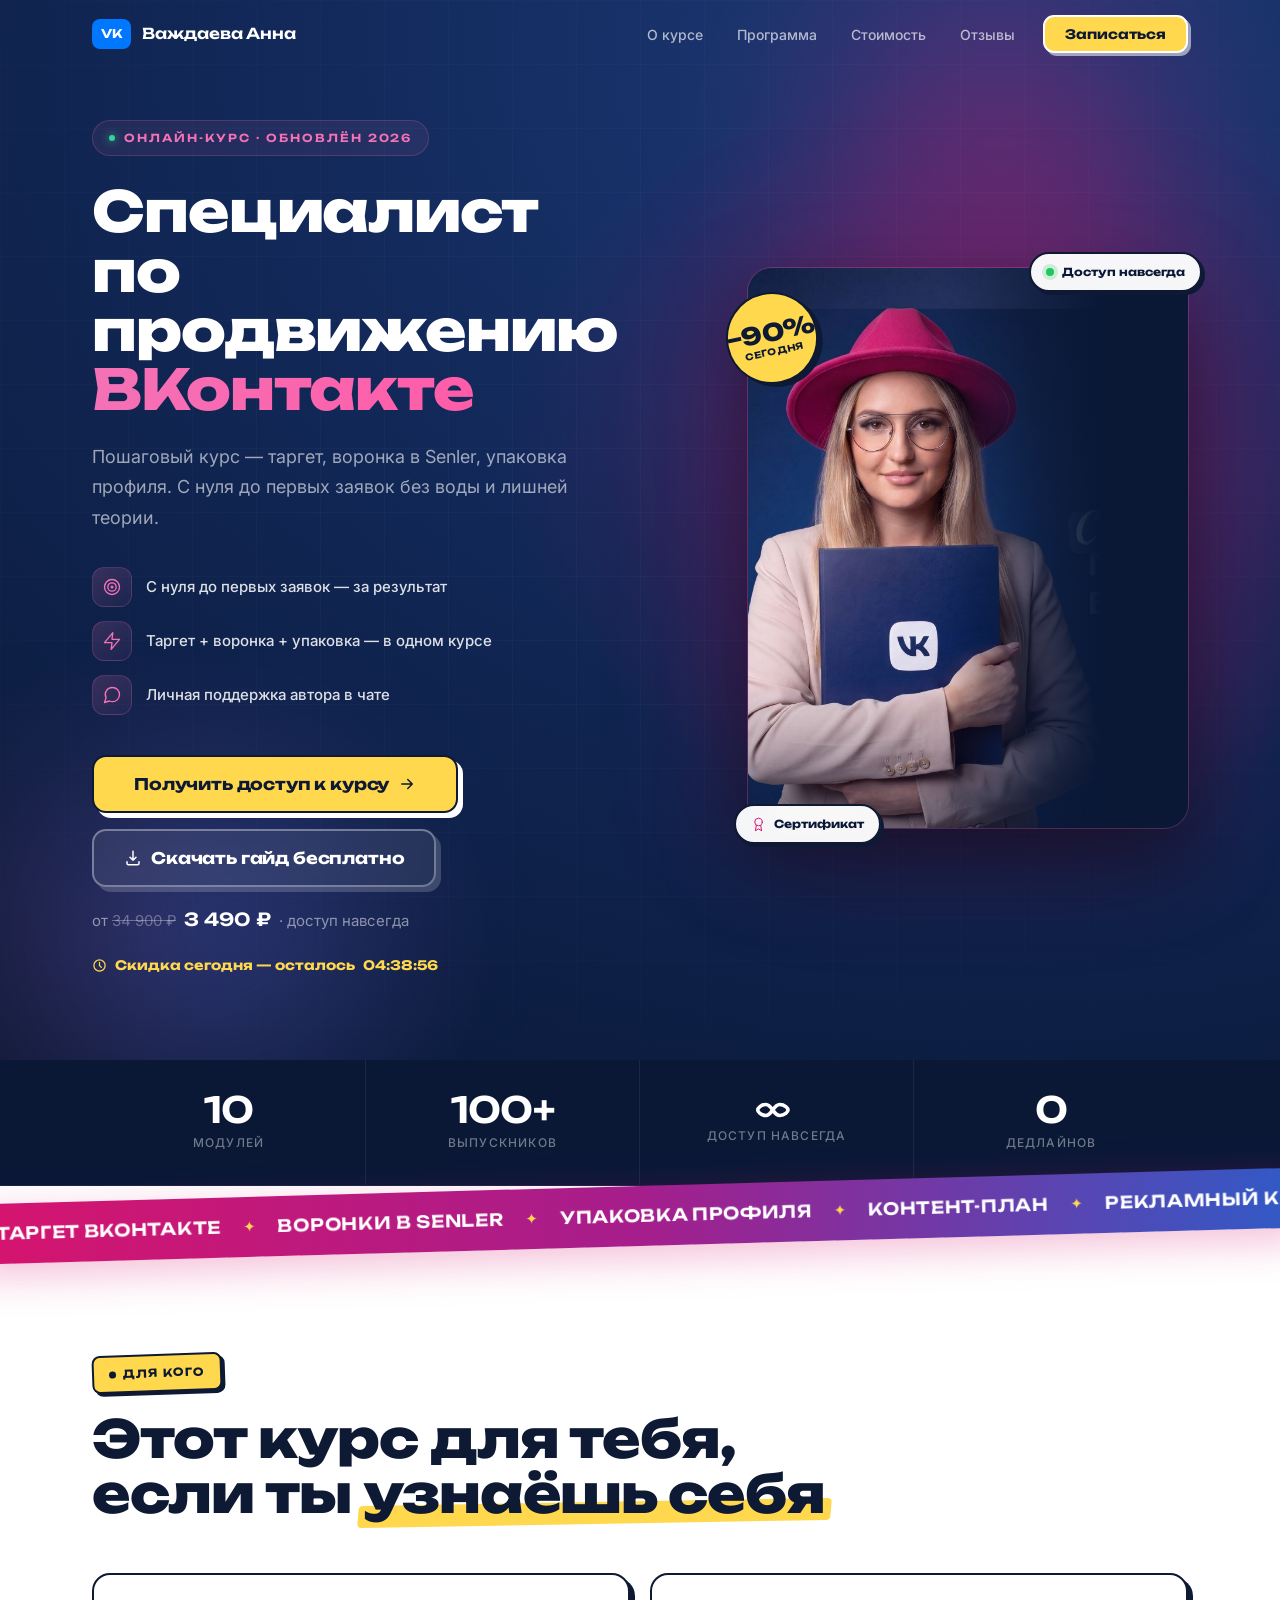
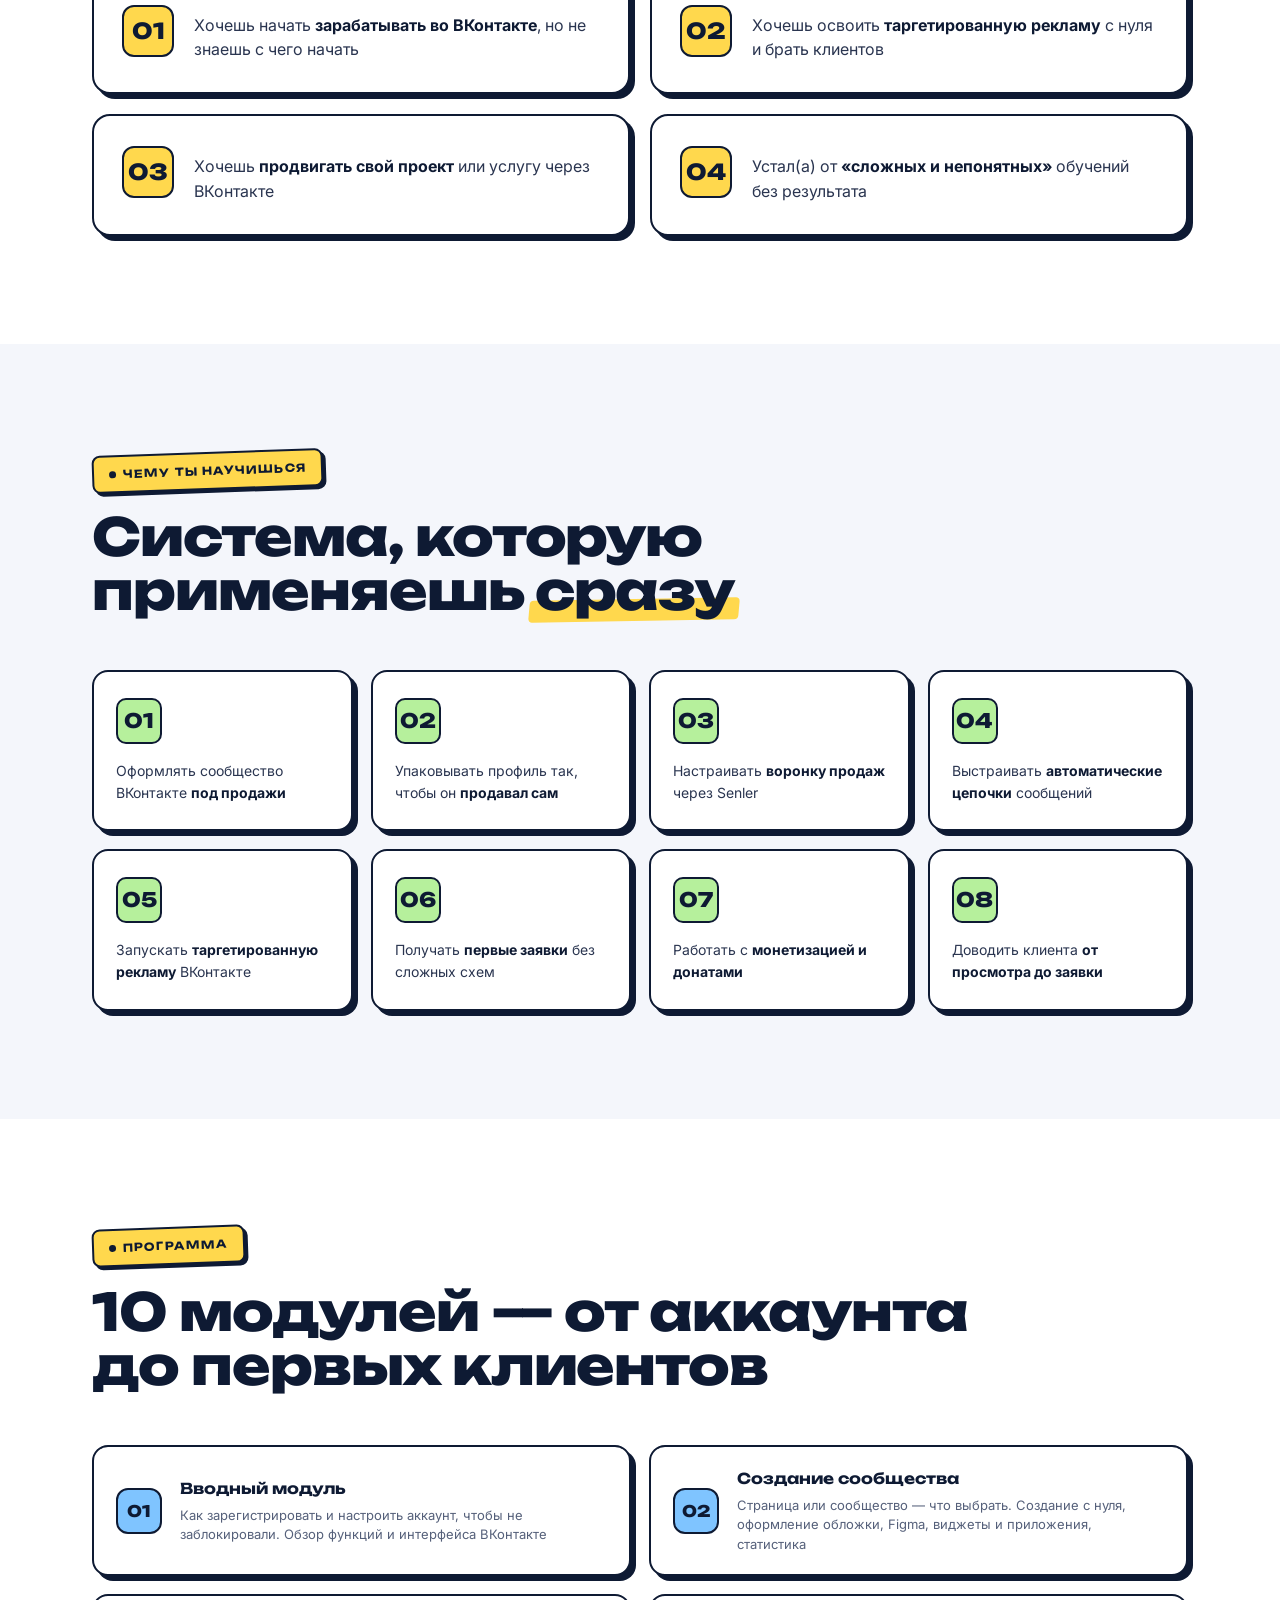
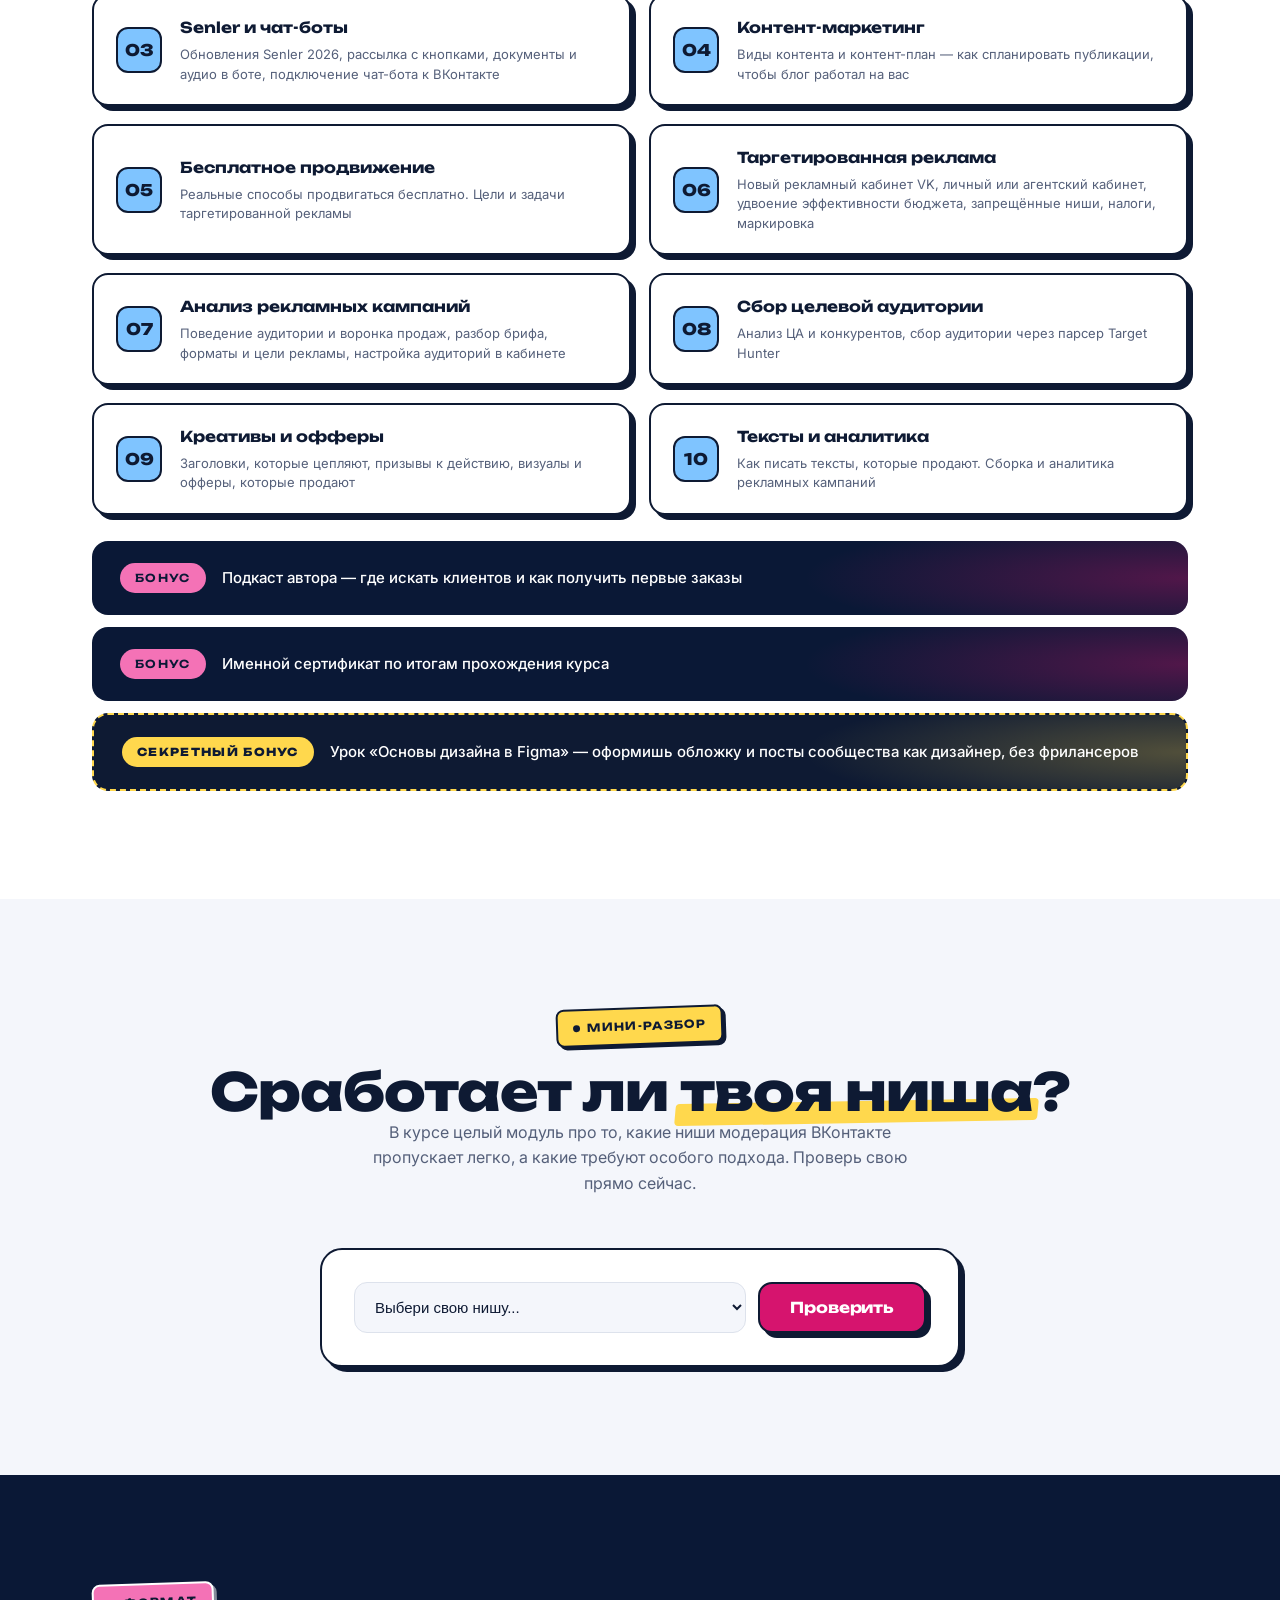
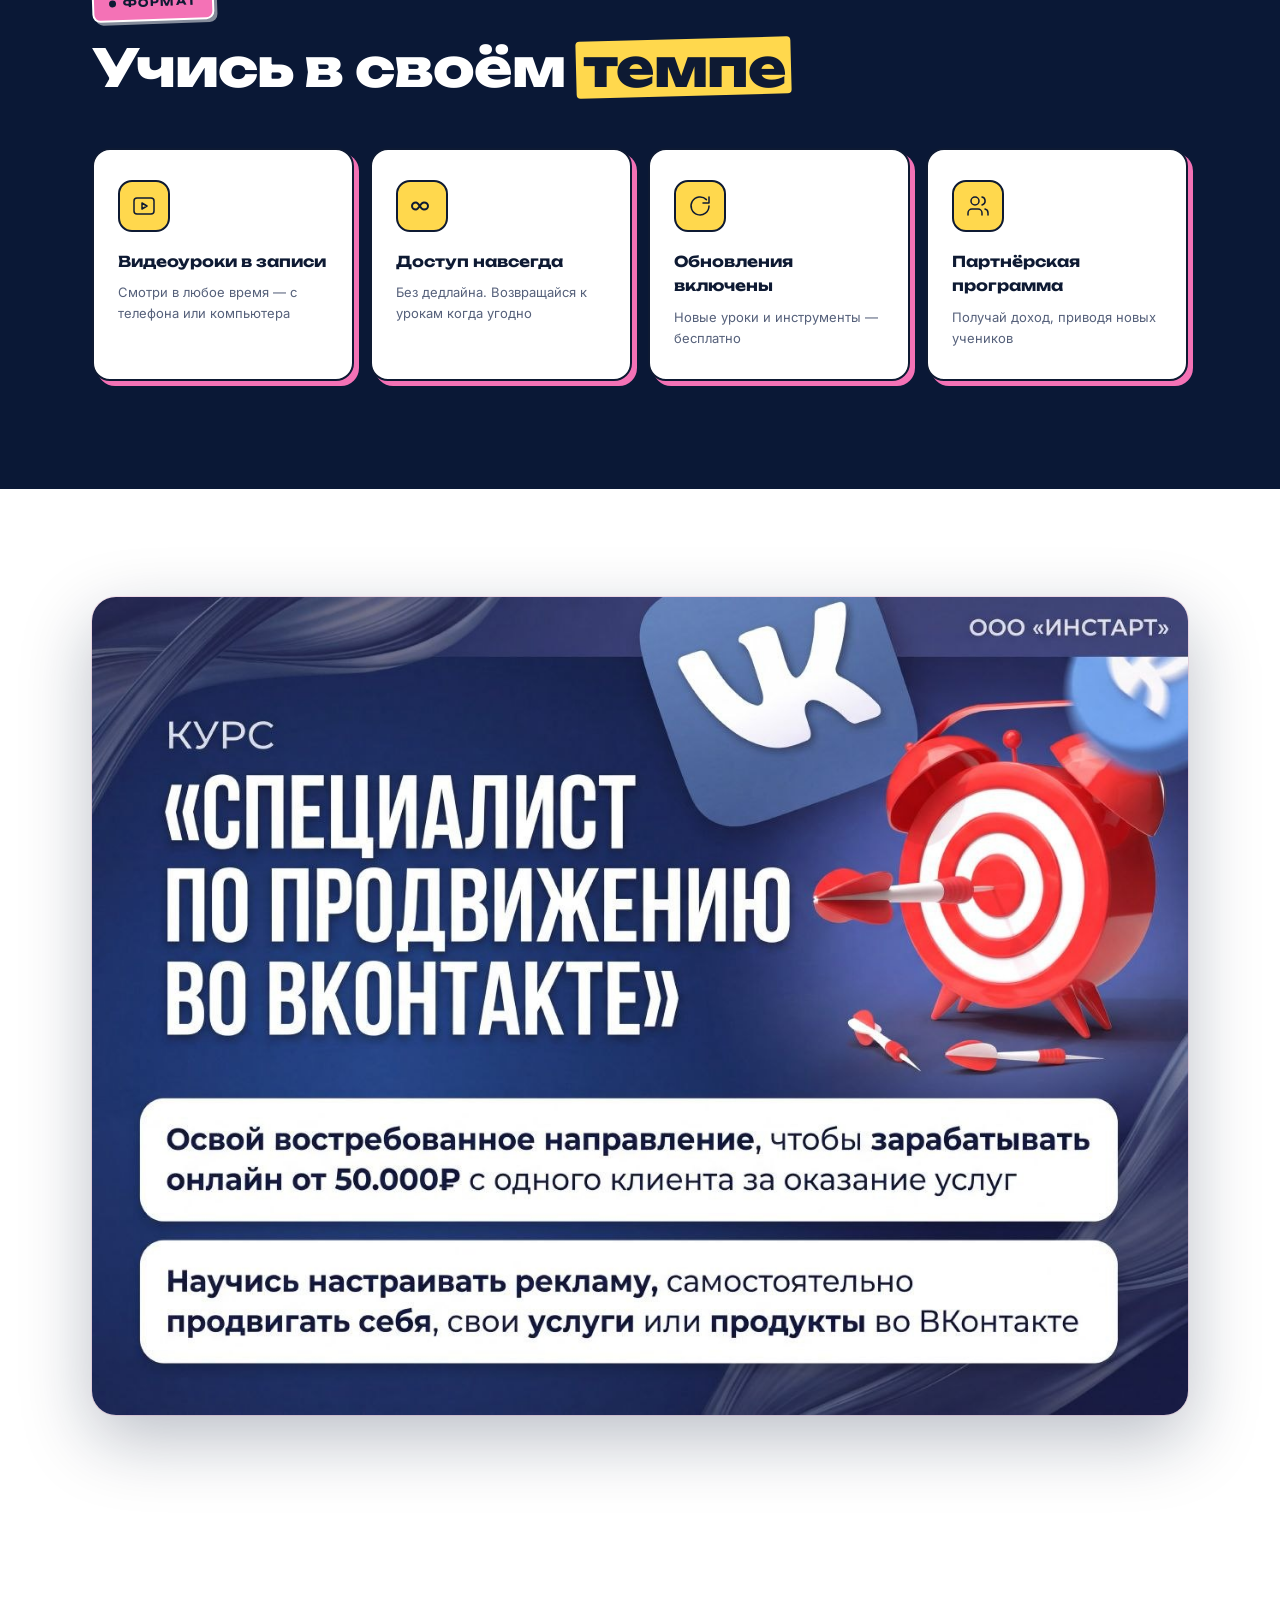
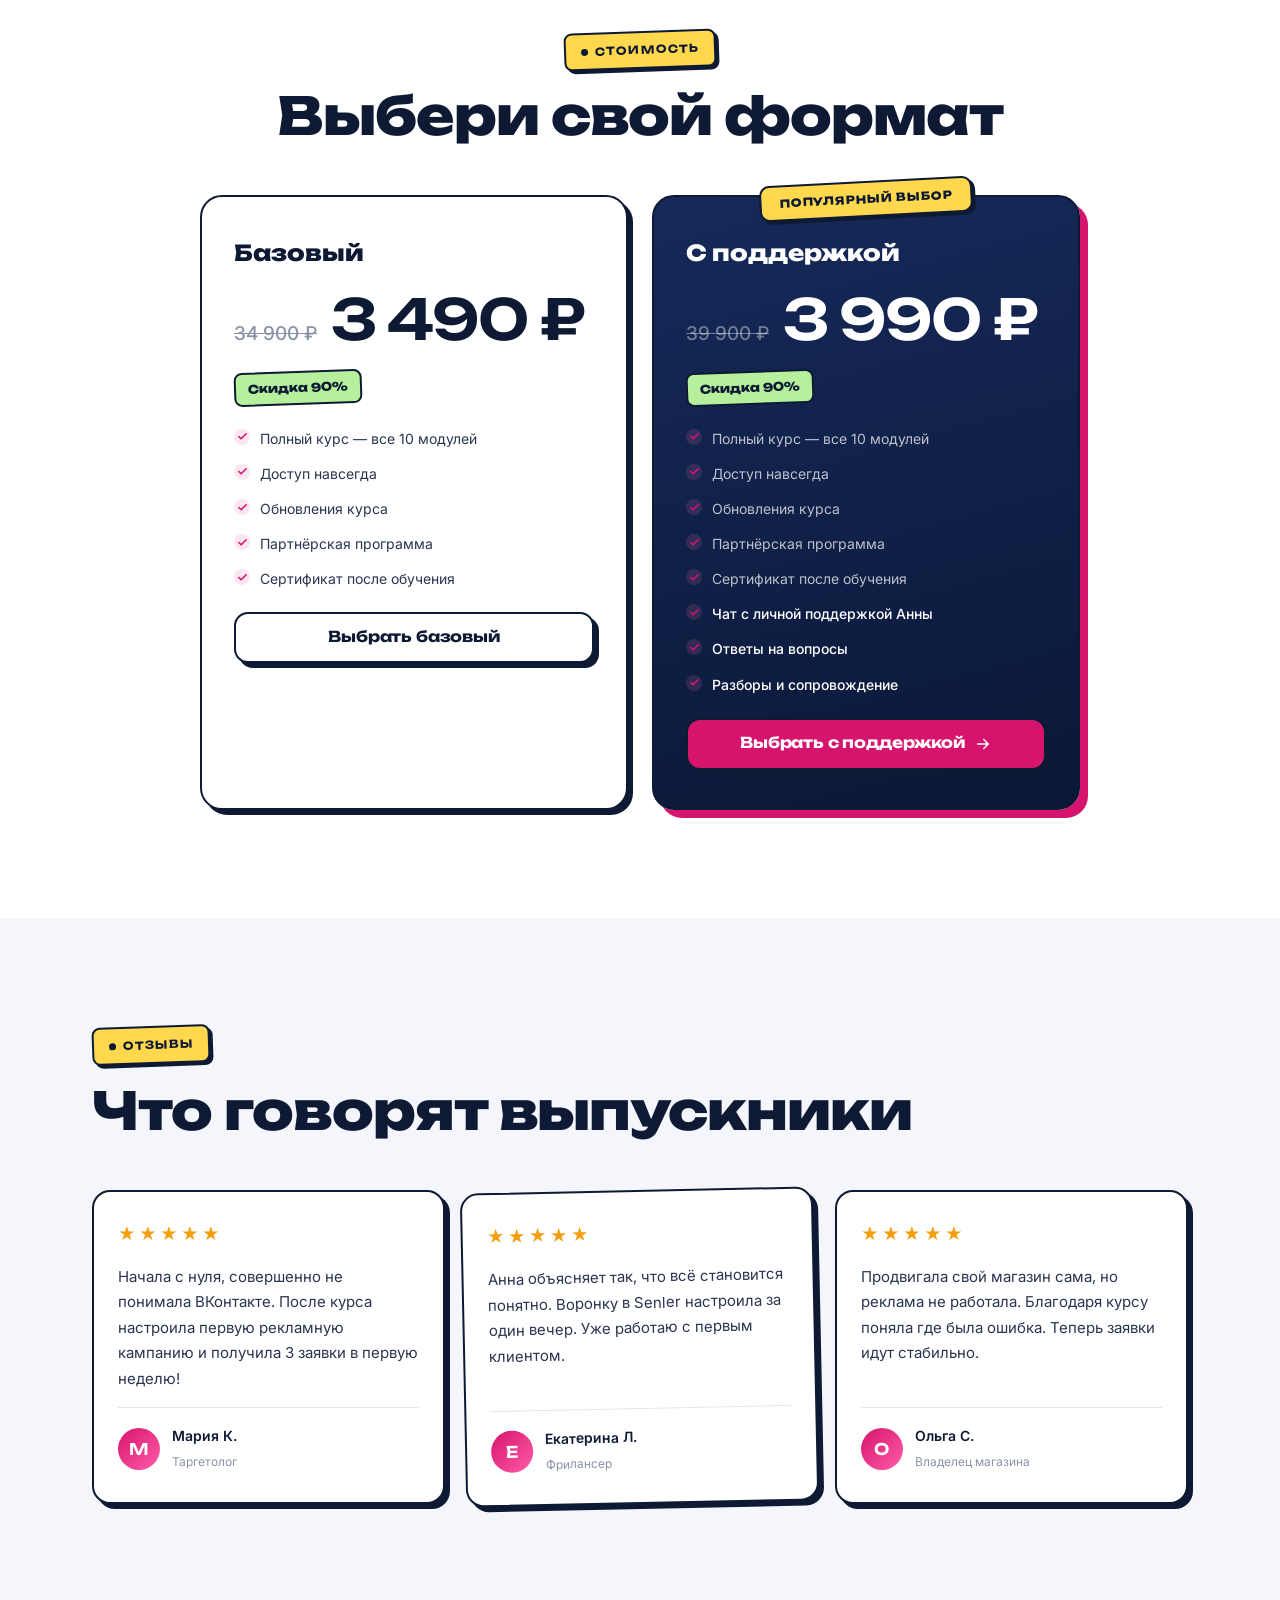
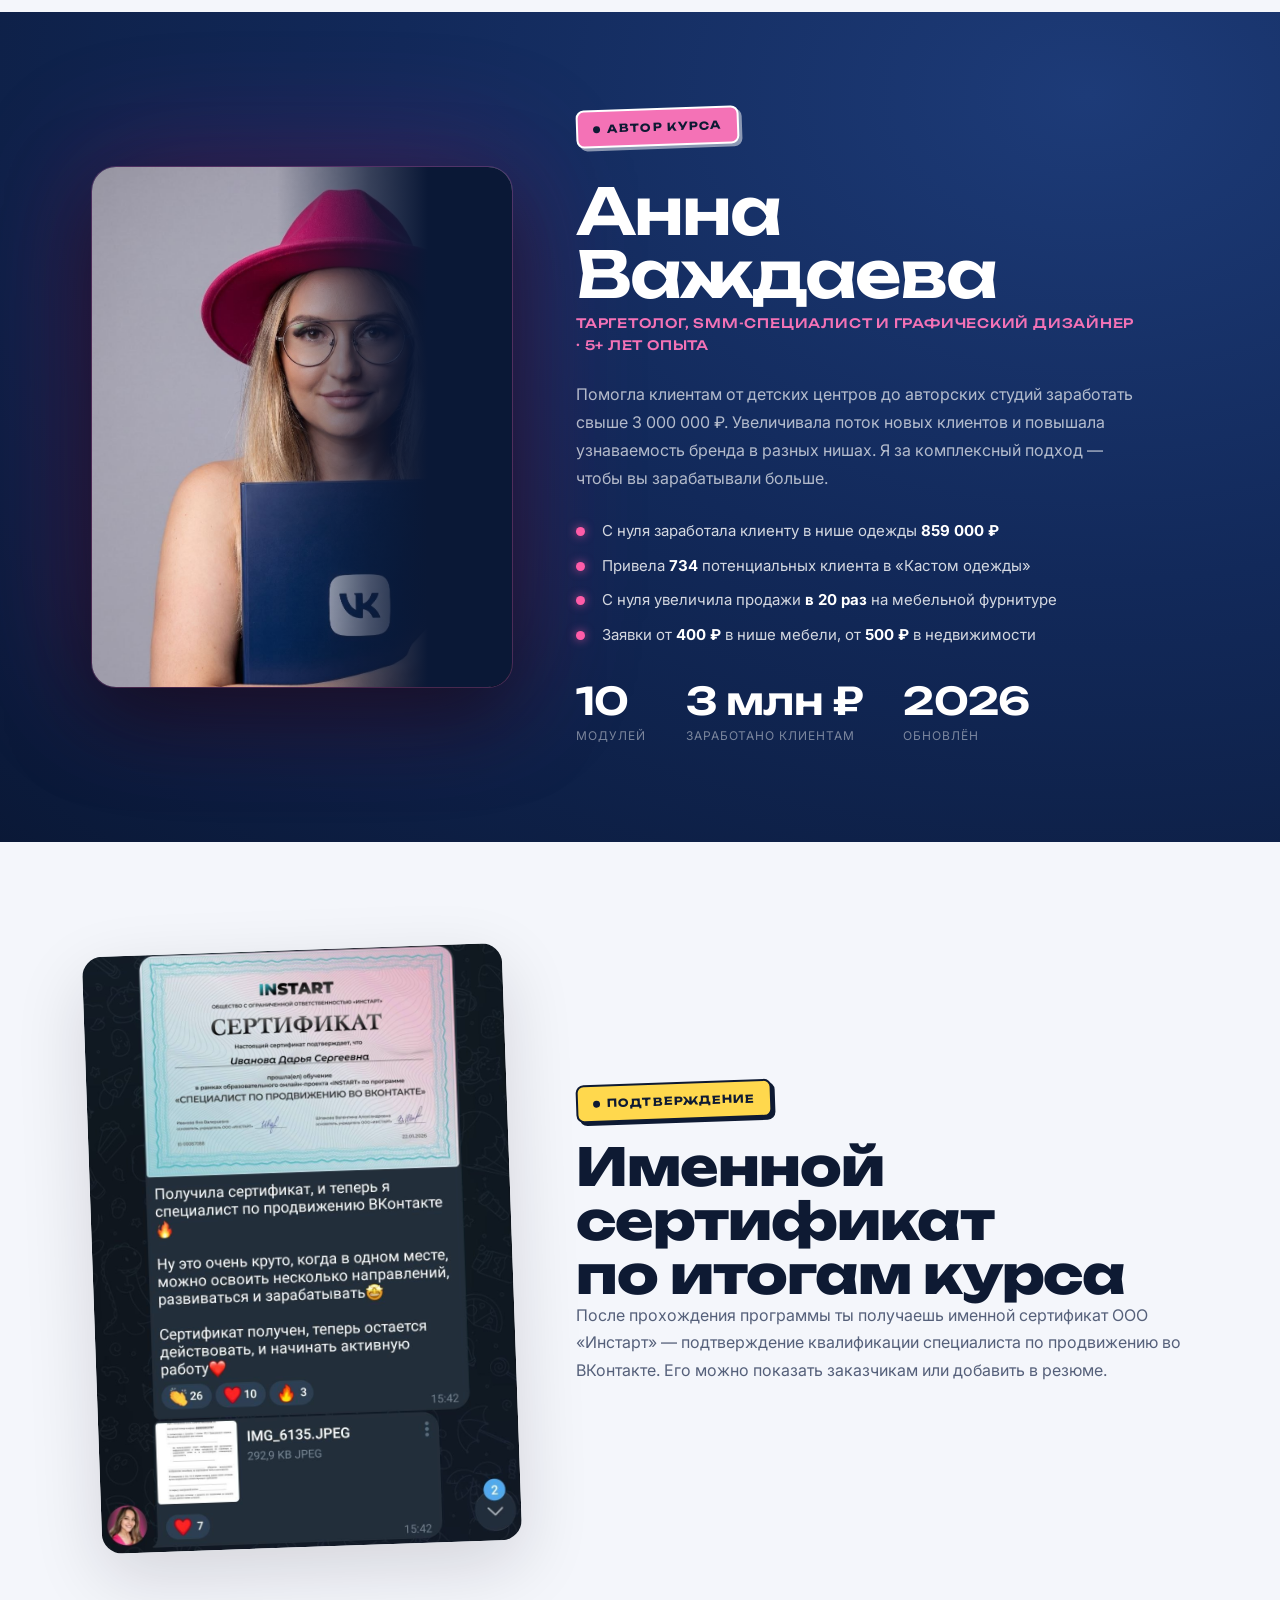
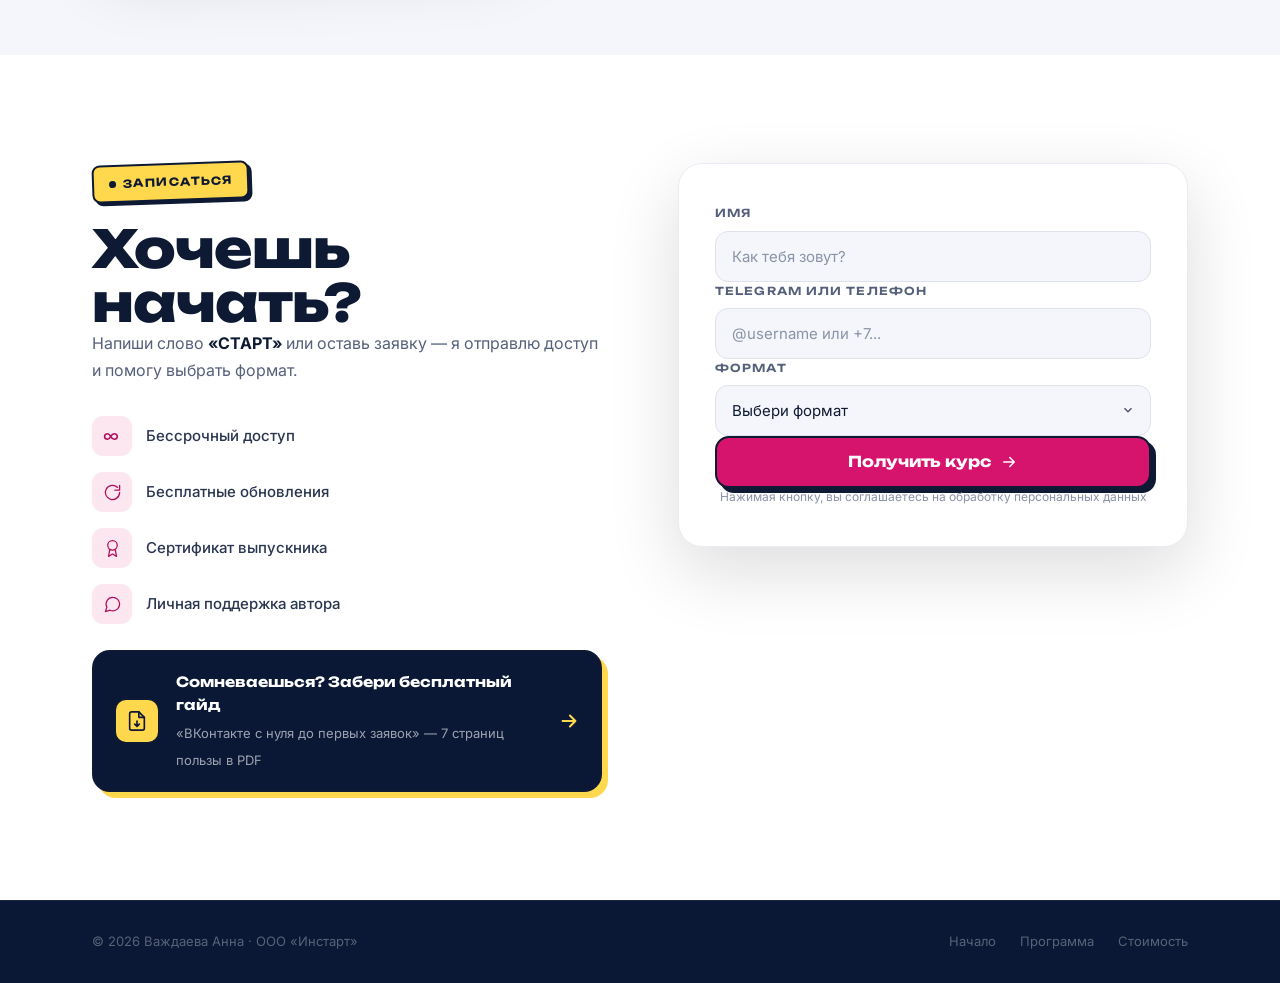
<file: index.html>
<!DOCTYPE html>
<html lang="ru">
<head>
  <meta charset="UTF-8" />
  <meta name="viewport" content="width=device-width, initial-scale=1.0" />
  <title>Курс «Специалист по продвижению ВКонтакте» — Анна Важдаева</title>
  <meta name="description" content="Пошаговый курс по таргетированной рекламе, упаковке профиля и запуску воронки продаж во ВКонтакте. С нуля до первых заявок." />
  <link rel="preconnect" href="https://fonts.googleapis.com" />
  <link rel="preconnect" href="https://fonts.gstatic.com" crossorigin />
  <link href="https://fonts.googleapis.com/css2?family=Inter:wght@400;500;600;700&family=Unbounded:wght@400;500;600;700;800;900&display=swap" rel="stylesheet" />
  <link rel="stylesheet" href="styles.css" />
</head>
<body>

  <!-- HEADER -->
  <header class="header header--dark" id="header">
    <div class="container header__inner">
      <a href="#hero" class="logo">
        <span class="logo-vk">VK</span>
        <span class="logo-name">Важдаева&nbsp;Анна</span>
      </a>
      <nav class="nav">
        <a href="#about">О курсе</a>
        <a href="#program">Программа</a>
        <a href="#pricing">Стоимость</a>
        <a href="#reviews">Отзывы</a>
      </nav>
      <a href="#contact" class="btn btn-nav">Записаться</a>
      <button class="burger" id="burger" aria-label="Меню">
        <span></span><span></span><span></span>
      </button>
    </div>
  </header>

  <!-- Mobile nav -->
  <nav class="nav-mob" id="navMob">
    <a href="#about">О курсе</a>
    <a href="#program">Программа</a>
    <a href="#pricing">Стоимость</a>
    <a href="#reviews">Отзывы</a>
    <a href="#contact">Записаться</a>
  </nav>

  <!-- ===== HERO ===== -->
  <section class="hero" id="hero">
    <span class="orb orb--1"></span>
    <span class="orb orb--2"></span>
    <div class="container hero__inner">

      <div class="hero__left">
        <div class="hero__eyebrow">Онлайн-курс · обновлён 2026</div>
        <h1 class="hero__title">
          Специалист<br/>по продвижению<br/><em>ВКонтакте</em>
        </h1>
        <p class="hero__sub">
          Пошаговый курс — таргет, воронка в Senler, упаковка профиля. С нуля до первых заявок без воды и лишней теории.
        </p>
        <div class="hero__perks">
          <div class="hero__perk">
            <span class="hero__perk-icon">
              <svg viewBox="0 0 24 24" fill="none" stroke="currentColor" stroke-width="1.6" stroke-linecap="round" stroke-linejoin="round"><circle cx="12" cy="12" r="9"/><circle cx="12" cy="12" r="5"/><circle cx="12" cy="12" r="1"/></svg>
            </span>
            <span>С нуля до первых заявок — за результат</span>
          </div>
          <div class="hero__perk">
            <span class="hero__perk-icon">
              <svg viewBox="0 0 24 24" fill="none" stroke="currentColor" stroke-width="1.6" stroke-linecap="round" stroke-linejoin="round"><path d="M13 2 3 14h9l-1 8 10-12h-9l1-8Z"/></svg>
            </span>
            <span>Таргет + воронка + упаковка — в одном курсе</span>
          </div>
          <div class="hero__perk">
            <span class="hero__perk-icon">
              <svg viewBox="0 0 24 24" fill="none" stroke="currentColor" stroke-width="1.6" stroke-linecap="round" stroke-linejoin="round"><path d="M21 11.5a8.38 8.38 0 0 1-8.5 8.5 8.5 8.5 0 0 1-3.6-.8L3 21l1.9-5.7A8.38 8.38 0 0 1 12.5 3 8.5 8.5 0 0 1 21 11.5Z"/></svg>
            </span>
            <span>Личная поддержка автора в чате</span>
          </div>
        </div>
        <div class="hero__actions">
          <div class="hero__btns">
            <a href="#contact" class="btn btn-white btn-lg">Получить доступ к курсу
              <svg viewBox="0 0 24 24" fill="none" stroke="currentColor" stroke-width="2" stroke-linecap="round" stroke-linejoin="round"><path d="M5 12h14M13 6l6 6-6 6"/></svg>
            </a>
            <a href="guide.pdf" download class="btn btn-ghost-lg">
              <svg viewBox="0 0 24 24" fill="none" stroke="currentColor" stroke-width="2" stroke-linecap="round" stroke-linejoin="round"><path d="M12 3v12m0 0 4-4m-4 4-4-4M4 17v2a2 2 0 0 0 2 2h12a2 2 0 0 0 2-2v-2"/></svg>
              Скачать гайд бесплатно
            </a>
          </div>
          <p class="hero__price">от <s>34 900 ₽</s> <strong>3 490 ₽</strong> · доступ навсегда</p>
          <p class="hero__cd">
            <svg viewBox="0 0 24 24" fill="none" stroke="currentColor" stroke-width="2" stroke-linecap="round" stroke-linejoin="round"><circle cx="12" cy="12" r="9"/><path d="M12 7v5l3 3"/></svg>
            Скидка сегодня — осталось <span id="cdTimer">00:00:00</span>
          </p>
        </div>
      </div>

      <div class="hero__right">
        <div class="hero__cover">
          <img src="hero.jpg" alt="Анна Важдаева" class="hero__cover-img" />
          <div class="hero__sticker">−90%<span>сегодня</span></div>
          <div class="hero__chip hero__chip--1">
            <span class="hero__chip-dot"></span>
            Доступ навсегда
          </div>
          <div class="hero__chip hero__chip--2">
            <svg viewBox="0 0 24 24" fill="none" stroke="currentColor" stroke-width="1.6" stroke-linecap="round" stroke-linejoin="round"><circle cx="12" cy="8" r="6"/><path d="M8.5 13.5 7 22l5-3 5 3-1.5-8.5"/></svg>
            Сертификат
          </div>
        </div>
      </div>

    </div>
  </section>

  <!-- ===== STATS ===== -->
  <div class="stats">
    <div class="container stats__inner">
      <div class="stat-box"><strong data-count="10">0</strong><span>модулей</span></div>
      <div class="stat-box"><strong data-count="100" data-suffix="+">0</strong><span>выпускников</span></div>
      <div class="stat-box"><strong class="stat-infinity"><svg viewBox="0 0 48 24" fill="none" stroke="currentColor" stroke-width="4" stroke-linecap="round"><path d="M12 6C6.5 6 3 10 3 12s3.5 6 9 6c6.5 0 8-12 15-12 5.5 0 9 4 9 6s-3.5 6-9 6c-7 0-8.5-12-15-12Z"/></svg></strong><span>доступ навсегда</span></div>
      <div class="stat-box"><strong data-count="0">0</strong><span>дедлайнов</span></div>
    </div>
  </div>

  <!-- ===== MARQUEE ===== -->
  <div class="marquee" aria-hidden="true">
    <div class="marquee__track">
      <span>Таргет ВКонтакте</span><i>✦</i>
      <span>Воронки в Senler</span><i>✦</i>
      <span>Упаковка профиля</span><i>✦</i>
      <span>Контент-план</span><i>✦</i>
      <span>Рекламный кабинет</span><i>✦</i>
      <span>Чат-боты</span><i>✦</i>
      <span>Первые заявки</span><i>✦</i>
      <span>Монетизация</span><i>✦</i>
      <span>Таргет ВКонтакте</span><i>✦</i>
      <span>Воронки в Senler</span><i>✦</i>
      <span>Упаковка профиля</span><i>✦</i>
      <span>Контент-план</span><i>✦</i>
      <span>Рекламный кабинет</span><i>✦</i>
      <span>Чат-боты</span><i>✦</i>
      <span>Первые заявки</span><i>✦</i>
      <span>Монетизация</span><i>✦</i>
    </div>
  </div>

  <!-- ===== FOR WHOM ===== -->
  <section class="sec" id="forwhom">
    <div class="container">
      <div class="sec-head">
        <div class="tag tag--light">Для кого</div>
        <h2 class="h2">Этот курс для тебя,<br/>если ты&nbsp;<span class="mark">узнаёшь себя</span></h2>
      </div>
      <div class="fw-list">
        <div class="fw-item reveal">
          <span class="fw-n">01</span>
          <p>Хочешь начать <strong>зарабатывать во ВКонтакте</strong>, но не знаешь с чего начать</p>
        </div>
        <div class="fw-item reveal">
          <span class="fw-n">02</span>
          <p>Хочешь освоить <strong>таргетированную рекламу</strong> с нуля и брать клиентов</p>
        </div>
        <div class="fw-item reveal">
          <span class="fw-n">03</span>
          <p>Хочешь <strong>продвигать свой проект</strong> или услугу через ВКонтакте</p>
        </div>
        <div class="fw-item reveal">
          <span class="fw-n">04</span>
          <p>Устал(а) от <strong>«сложных и непонятных»</strong> обучений без результата</p>
        </div>
      </div>
    </div>
  </section>

  <!-- ===== RESULTS ===== -->
  <section class="sec sec--off" id="about">
    <div class="container">
      <div class="sec-head">
        <div class="tag tag--light">Чему ты научишься</div>
        <h2 class="h2">Система, которую<br/>применяешь <span class="mark">сразу</span></h2>
      </div>
      <div class="results-wrap">
        <div class="res-item reveal"><div class="res-n">01</div><p>Оформлять сообщество ВКонтакте <strong>под продажи</strong></p></div>
        <div class="res-item reveal"><div class="res-n">02</div><p>Упаковывать профиль так, чтобы он <strong>продавал сам</strong></p></div>
        <div class="res-item reveal"><div class="res-n">03</div><p>Настраивать <strong>воронку продаж</strong> через Senler</p></div>
        <div class="res-item reveal"><div class="res-n">04</div><p>Выстраивать <strong>автоматические цепочки</strong> сообщений</p></div>
        <div class="res-item reveal"><div class="res-n">05</div><p>Запускать <strong>таргетированную рекламу</strong> ВКонтакте</p></div>
        <div class="res-item reveal"><div class="res-n">06</div><p>Получать <strong>первые заявки</strong> без сложных схем</p></div>
        <div class="res-item reveal"><div class="res-n">07</div><p>Работать с <strong>монетизацией и донатами</strong></p></div>
        <div class="res-item reveal"><div class="res-n">08</div><p>Доводить клиента <strong>от просмотра до заявки</strong></p></div>
      </div>
    </div>
  </section>

  <!-- ===== PROGRAM ===== -->
  <section class="sec" id="program">
    <div class="container">
      <div class="sec-head">
        <div class="tag tag--light">Программа</div>
        <h2 class="h2">10 модулей — от аккаунта<br/>до первых клиентов</h2>
      </div>
      <div class="mods">
        <div class="mod reveal"><span class="mod__tag">01</span><div class="mod__body"><h3>Вводный модуль</h3><p>Как зарегистрировать и настроить аккаунт, чтобы не заблокировали. Обзор функций и интерфейса ВКонтакте</p></div></div>
        <div class="mod reveal"><span class="mod__tag">02</span><div class="mod__body"><h3>Создание сообщества</h3><p>Страница или сообщество — что выбрать. Создание с нуля, оформление обложки, Figma, виджеты и приложения, статистика</p></div></div>
        <div class="mod reveal"><span class="mod__tag">03</span><div class="mod__body"><h3>Senler и чат-боты</h3><p>Обновления Senler 2026, рассылка с кнопками, документы и аудио в боте, подключение чат-бота к ВКонтакте</p></div></div>
        <div class="mod reveal"><span class="mod__tag">04</span><div class="mod__body"><h3>Контент-маркетинг</h3><p>Виды контента и контент-план — как спланировать публикации, чтобы блог работал на вас</p></div></div>
        <div class="mod reveal"><span class="mod__tag">05</span><div class="mod__body"><h3>Бесплатное продвижение</h3><p>Реальные способы продвигаться бесплатно. Цели и задачи таргетированной рекламы</p></div></div>
        <div class="mod reveal"><span class="mod__tag">06</span><div class="mod__body"><h3>Таргетированная реклама</h3><p>Новый рекламный кабинет VK, личный или агентский кабинет, удвоение эффективности бюджета, запрещённые ниши, налоги, маркировка</p></div></div>
        <div class="mod reveal"><span class="mod__tag">07</span><div class="mod__body"><h3>Анализ рекламных кампаний</h3><p>Поведение аудитории и воронка продаж, разбор брифа, форматы и цели рекламы, настройка аудиторий в кабинете</p></div></div>
        <div class="mod reveal"><span class="mod__tag">08</span><div class="mod__body"><h3>Сбор целевой аудитории</h3><p>Анализ ЦА и конкурентов, сбор аудитории через парсер Target Hunter</p></div></div>
        <div class="mod reveal"><span class="mod__tag">09</span><div class="mod__body"><h3>Креативы и офферы</h3><p>Заголовки, которые цепляют, призывы к действию, визуалы и офферы, которые продают</p></div></div>
        <div class="mod reveal"><span class="mod__tag">10</span><div class="mod__body"><h3>Тексты и аналитика</h3><p>Как писать тексты, которые продают. Сборка и аналитика рекламных кампаний</p></div></div>
      </div>
      <div class="bonus-row reveal">
        <span class="bonus-pill">Бонус</span>
        <p>Подкаст автора — где искать клиентов и как получить первые заказы</p>
      </div>
      <div class="bonus-row reveal">
        <span class="bonus-pill">Бонус</span>
        <p>Именной сертификат по итогам прохождения курса</p>
      </div>
      <div class="bonus-row bonus-row--fig reveal">
        <span class="bonus-pill bonus-pill--fig">Секретный бонус</span>
        <p>Урок «Основы дизайна в Figma» — оформишь обложку и посты сообщества как дизайнер, без фрилансеров</p>
      </div>
    </div>
  </section>

  <!-- ===== NICHE CHECKER ===== -->
  <section class="sec sec--off" id="niche">
    <div class="container">
      <div class="sec-head sec-head--center">
        <div class="tag tag--light">Мини-разбор</div>
        <h2 class="h2">Сработает ли <span class="mark">твоя ниша</span>?</h2>
        <p class="niche-sub">В курсе целый модуль про то, какие ниши модерация ВКонтакте пропускает легко, а какие требуют особого подхода. Проверь свою прямо сейчас.</p>
      </div>
      <div class="niche-box reveal">
        <div class="niche-box__row">
          <select id="nicheSelect" class="niche-select">
            <option value="">Выбери свою нишу...</option>
            <optgroup label="🟢 Заходит легко">
              <option value="green">Онлайн-курсы и образование</option>
              <option value="green">Детские товары, кружки, секции</option>
              <option value="green">Красота и уход (мастера, салоны)</option>
              <option value="green">Доставка еды, кафе, рестораны</option>
              <option value="green">Фитнес и спорт</option>
              <option value="green">Товары для дома</option>
            </optgroup>
            <optgroup label="🟡 Нужны знания правил площадки">
              <option value="yellow">Медицинские услуги</option>
              <option value="yellow">Косметология, пластическая хирургия</option>
              <option value="yellow">Психология, эзотерика, астрология</option>
              <option value="yellow">Финансовые услуги, займы</option>
              <option value="yellow">Инфобизнес «как заработать»</option>
            </optgroup>
            <optgroup label="🔵 Долгий цикл сделки">
              <option value="blue">Недвижимость</option>
              <option value="blue">Автосалоны</option>
              <option value="blue">Крупные B2B-услуги</option>
            </optgroup>
            <optgroup label="🔴 Модерация почти всегда блокирует">
              <option value="red">Алкоголь, табак, вейпы</option>
              <option value="red">Азартные игры, ставки, казино</option>
              <option value="red">Товары и услуги 18+</option>
              <option value="red">БАДы с «чудо-эффектом»</option>
              <option value="red">Финансовые пирамиды</option>
            </optgroup>
          </select>
          <button class="btn btn-primary" id="nicheBtn">Проверить</button>
        </div>
        <div class="niche-result" id="nicheResult"></div>
      </div>
    </div>
  </section>

  <!-- ===== FORMAT ===== -->
  <section class="sec sec--dark" id="format">
    <div class="container">
      <div class="sec-head">
        <div class="tag tag--ghost">Формат</div>
        <h2 class="h2 h2--white">Учись в своём <span class="mark">темпе</span></h2>
      </div>
      <div class="fmt-grid">
        <div class="fmt-card reveal">
          <span class="fmt-icon"><svg viewBox="0 0 24 24" fill="none" stroke="currentColor" stroke-width="1.5" stroke-linecap="round" stroke-linejoin="round"><rect x="2" y="4" width="20" height="16" rx="3"/><path d="m10 9 5 3-5 3V9Z"/></svg></span>
          <h3>Видеоуроки в записи</h3><p>Смотри в любое время — с телефона или компьютера</p>
        </div>
        <div class="fmt-card reveal">
          <span class="fmt-icon"><svg viewBox="0 0 24 24" fill="none" stroke="currentColor" stroke-width="2" stroke-linecap="round"><path d="M6 8.5C3.5 8.5 2 10.2 2 12s1.5 3.5 4 3.5c3.2 0 4-7 8-7 2.5 0 4 1.7 4 3.5s-1.5 3.5-4 3.5c-4 0-4.8-7-8-7Z"/></svg></span>
          <h3>Доступ навсегда</h3><p>Без дедлайна. Возвращайся к урокам когда угодно</p>
        </div>
        <div class="fmt-card reveal">
          <span class="fmt-icon"><svg viewBox="0 0 24 24" fill="none" stroke="currentColor" stroke-width="1.5" stroke-linecap="round" stroke-linejoin="round"><path d="M21 12a9 9 0 1 1-2.6-6.4M21 3v6h-6"/></svg></span>
          <h3>Обновления включены</h3><p>Новые уроки и инструменты — бесплатно</p>
        </div>
        <div class="fmt-card reveal">
          <span class="fmt-icon"><svg viewBox="0 0 24 24" fill="none" stroke="currentColor" stroke-width="1.5" stroke-linecap="round" stroke-linejoin="round"><path d="M16 21v-2a4 4 0 0 0-4-4H6a4 4 0 0 0-4 4v2M9 11a4 4 0 1 0 0-8 4 4 0 0 0 0 8ZM22 21v-2a4 4 0 0 0-3-3.9M16 3.1a4 4 0 0 1 0 7.8"/></svg></span>
          <h3>Партнёрская программа</h3><p>Получай доход, приводя новых учеников</p>
        </div>
      </div>
    </div>
  </section>

  <!-- ===== PROMO BANNER ===== -->
  <section class="promo">
    <div class="container">
      <figure class="promo__card reveal">
        <img src="banner.jpg" alt="Курс «Специалист по продвижению во ВКонтакте» — зарабатывай онлайн от 50 000 ₽ с клиента" />
      </figure>
    </div>
  </section>

  <!-- ===== PRICING ===== -->
  <section class="sec" id="pricing">
    <div class="container">
      <div class="sec-head sec-head--center">
        <div class="tag tag--light">Стоимость</div>
        <h2 class="h2">Выбери свой формат</h2>
      </div>
      <div class="price-grid">

        <div class="pc reveal">
          <h3>Базовый</h3>
          <div class="pc__prices">
            <span class="pc__old">34 900 ₽</span>
            <span class="pc__new">3 490 ₽</span>
          </div>
          <div class="pc__save">Скидка 90%</div>
          <ul>
            <li>Полный курс — все 10 модулей</li>
            <li>Доступ навсегда</li>
            <li>Обновления курса</li>
            <li>Партнёрская программа</li>
            <li>Сертификат после обучения</li>
          </ul>
          <a href="#contact" class="btn btn-outline btn-full">Выбрать базовый</a>
        </div>

        <div class="pc pc--hot reveal">
          <div class="pc__badge">Популярный выбор</div>
          <h3>С поддержкой</h3>
          <div class="pc__prices">
            <span class="pc__old">39 900 ₽</span>
            <span class="pc__new">3 990 ₽</span>
          </div>
          <div class="pc__save">Скидка 90%</div>
          <ul>
            <li>Полный курс — все 10 модулей</li>
            <li>Доступ навсегда</li>
            <li>Обновления курса</li>
            <li>Партнёрская программа</li>
            <li>Сертификат после обучения</li>
            <li class="pc__hl">Чат с личной поддержкой Анны</li>
            <li class="pc__hl">Ответы на вопросы</li>
            <li class="pc__hl">Разборы и сопровождение</li>
          </ul>
          <a href="#contact" class="btn btn-primary btn-full">Выбрать с поддержкой
            <svg viewBox="0 0 24 24" fill="none" stroke="currentColor" stroke-width="2" stroke-linecap="round" stroke-linejoin="round"><path d="M5 12h14M13 6l6 6-6 6"/></svg>
          </a>
        </div>

      </div>
    </div>
  </section>

  <!-- ===== REVIEWS ===== -->
  <section class="sec sec--off" id="reviews">
    <div class="container">
      <div class="sec-head">
        <div class="tag tag--light">Отзывы</div>
        <h2 class="h2">Что говорят выпускники</h2>
      </div>
      <div class="rev-grid">
        <div class="rev reveal">
          <div class="rev__stars">★★★★★</div>
          <p>Начала с нуля, совершенно не понимала ВКонтакте. После курса настроила первую рекламную кампанию и получила 3 заявки в первую неделю!</p>
          <div class="rev__who"><div class="rev__av">М</div><div><strong>Мария К.</strong><span>Таргетолог</span></div></div>
        </div>
        <div class="rev reveal">
          <div class="rev__stars">★★★★★</div>
          <p>Анна объясняет так, что всё становится понятно. Воронку в Senler настроила за один вечер. Уже работаю с первым клиентом.</p>
          <div class="rev__who"><div class="rev__av">Е</div><div><strong>Екатерина Л.</strong><span>Фрилансер</span></div></div>
        </div>
        <div class="rev reveal">
          <div class="rev__stars">★★★★★</div>
          <p>Продвигала свой магазин сама, но реклама не работала. Благодаря курсу поняла где была ошибка. Теперь заявки идут стабильно.</p>
          <div class="rev__who"><div class="rev__av">О</div><div><strong>Ольга С.</strong><span>Владелец магазина</span></div></div>
        </div>
      </div>
    </div>
  </section>

  <!-- ===== AUTHOR ===== -->
  <section class="author" id="author">
    <div class="container">
      <div class="author__grid">
        <div class="author__photo reveal">
          <img src="author-portrait.jpg" alt="Анна Важдаева" />
        </div>
        <div class="author__body reveal">
          <div class="tag tag--ghost">Автор курса</div>
          <h2 class="author__name">Анна<br/>Важдаева</h2>
          <p class="author__role">Таргетолог, SMM-специалист и графический дизайнер · 5+ лет опыта</p>
          <p class="author__desc">Помогла клиентам от детских центров до авторских студий заработать свыше 3 000 000 ₽. Увеличивала поток новых клиентов и повышала узнаваемость бренда в разных нишах. Я за комплексный подход — чтобы вы зарабатывали больше.</p>
          <ul class="author__results">
            <li>С нуля заработала клиенту в нише одежды <strong>859 000 ₽</strong></li>
            <li>Привела <strong>734</strong> потенциальных клиента в «Кастом одежды»</li>
            <li>С нуля увеличила продажи <strong>в 20 раз</strong> на мебельной фурнитуре</li>
            <li>Заявки от <strong>400 ₽</strong> в нише мебели, от <strong>500 ₽</strong> в недвижимости</li>
          </ul>
          <div class="author__nums">
            <div class="author__num"><strong data-count="10">0</strong><span>модулей</span></div>
            <div class="author__num"><strong data-count="3" data-suffix=" млн ₽">0</strong><span>заработано клиентам</span></div>
            <div class="author__num"><strong>2026</strong><span>обновлён</span></div>
          </div>
        </div>
      </div>
    </div>
  </section>

  <!-- ===== CERTIFICATE ===== -->
  <section class="sec sec--off" id="certificate">
    <div class="container">
      <div class="cert-wrap">
        <figure class="cert-img reveal">
          <img src="certificate.jpg" alt="Именной сертификат ООО «Инстарт» по курсу «Специалист по продвижению во ВКонтакте»" />
        </figure>
        <div class="cert-body reveal">
          <div class="tag tag--light">Подтверждение</div>
          <h2 class="h2">Именной сертификат<br/>по итогам курса</h2>
          <p class="contact-desc">После прохождения программы ты получаешь именной сертификат ООО «Инстарт» — подтверждение квалификации специалиста по продвижению во ВКонтакте. Его можно показать заказчикам или добавить в резюме.</p>
        </div>
      </div>
    </div>
  </section>

  <!-- ===== CONTACT ===== -->
  <section class="sec" id="contact">
    <div class="container">
      <div class="contact-wrap">
        <div class="reveal">
          <div class="tag tag--light">Записаться</div>
          <h2 class="h2">Хочешь начать?</h2>
          <p class="contact-desc">Напиши слово <strong>«СТАРТ»</strong> или оставь заявку — я отправлю доступ и помогу выбрать формат.</p>
          <div class="guarantees">
            <div class="g-row"><span class="g-ic"><svg viewBox="0 0 24 24" fill="none" stroke="currentColor" stroke-width="2" stroke-linecap="round"><path d="M6 8.5C3.5 8.5 2 10.2 2 12s1.5 3.5 4 3.5c3.2 0 4-7 8-7 2.5 0 4 1.7 4 3.5s-1.5 3.5-4 3.5c-4 0-4.8-7-8-7Z"/></svg></span><p>Бессрочный доступ</p></div>
            <div class="g-row"><span class="g-ic"><svg viewBox="0 0 24 24" fill="none" stroke="currentColor" stroke-width="1.6" stroke-linecap="round" stroke-linejoin="round"><path d="M21 12a9 9 0 1 1-2.6-6.4M21 3v6h-6"/></svg></span><p>Бесплатные обновления</p></div>
            <div class="g-row"><span class="g-ic"><svg viewBox="0 0 24 24" fill="none" stroke="currentColor" stroke-width="1.6" stroke-linecap="round" stroke-linejoin="round"><circle cx="12" cy="8" r="6"/><path d="M8.5 13.5 7 22l5-3 5 3-1.5-8.5"/></svg></span><p>Сертификат выпускника</p></div>
            <div class="g-row"><span class="g-ic"><svg viewBox="0 0 24 24" fill="none" stroke="currentColor" stroke-width="1.6" stroke-linecap="round" stroke-linejoin="round"><path d="M21 11.5a8.38 8.38 0 0 1-8.5 8.5 8.5 8.5 0 0 1-3.6-.8L3 21l1.9-5.7A8.38 8.38 0 0 1 12.5 3 8.5 8.5 0 0 1 21 11.5Z"/></svg></span><p>Личная поддержка автора</p></div>
          </div>
          <a href="guide.pdf" download class="lead-magnet">
            <span class="lead-magnet__ic">
              <svg viewBox="0 0 24 24" fill="none" stroke="currentColor" stroke-width="1.8" stroke-linecap="round" stroke-linejoin="round"><path d="M14 2H6a2 2 0 0 0-2 2v16a2 2 0 0 0 2 2h12a2 2 0 0 0 2-2V8z"/><path d="M14 2v6h6M12 18v-6m0 6 2.5-2.5M12 18l-2.5-2.5"/></svg>
            </span>
            <span class="lead-magnet__body">
              <strong>Сомневаешься? Забери бесплатный гайд</strong>
              <span>«ВКонтакте с нуля до первых заявок» — 7 страниц пользы в PDF</span>
            </span>
            <span class="lead-magnet__arrow">
              <svg viewBox="0 0 24 24" fill="none" stroke="currentColor" stroke-width="2.2" stroke-linecap="round" stroke-linejoin="round"><path d="M5 12h14M13 6l6 6-6 6"/></svg>
            </span>
          </a>
        </div>
        <div class="reveal">
          <div class="form-card">
            <form id="leadForm" novalidate>
              <input type="text" name="_gotcha" style="display:none" tabindex="-1" autocomplete="off" />
              <div class="field">
                <label for="f-name">Имя</label>
                <input type="text" id="f-name" name="name" placeholder="Как тебя зовут?" required />
              </div>
              <div class="field">
                <label for="f-contact">Telegram или телефон</label>
                <input type="text" id="f-contact" name="contact" placeholder="@username или +7..." required />
              </div>
              <div class="field">
                <label for="f-format">Формат</label>
                <select id="f-format" name="format">
                  <option value="">Выбери формат</option>
                  <option value="Базовый — 3 490 ₽ (было 34 900 ₽)">Базовый — 3 490 ₽ (было 34 900 ₽)</option>
                  <option value="С поддержкой — 3 990 ₽ (было 39 900 ₽)">С поддержкой — 3 990 ₽ (было 39 900 ₽)</option>
                  <option value="Хочу узнать подробнее">Хочу узнать подробнее</option>
                </select>
              </div>
              <button type="submit" class="btn btn-primary btn-full">Получить курс
                <svg viewBox="0 0 24 24" fill="none" stroke="currentColor" stroke-width="2" stroke-linecap="round" stroke-linejoin="round"><path d="M5 12h14M13 6l6 6-6 6"/></svg>
              </button>
              <p class="form-note">Нажимая кнопку, вы соглашаетесь на обработку персональных данных</p>
            </form>
          </div>
        </div>
      </div>
    </div>
  </section>

  <!-- FOOTER -->
  <footer class="footer">
    <div class="container footer__inner">
      <span class="footer__copy">© <span id="year"></span> Важдаева Анна · ООО «Инстарт»</span>
      <div class="footer__links">
        <a href="#hero">Начало</a>
        <a href="#program">Программа</a>
        <a href="#pricing">Стоимость</a>
      </div>
    </div>
  </footer>

  <script src="script.js"></script>
</body>
</html>
</file>
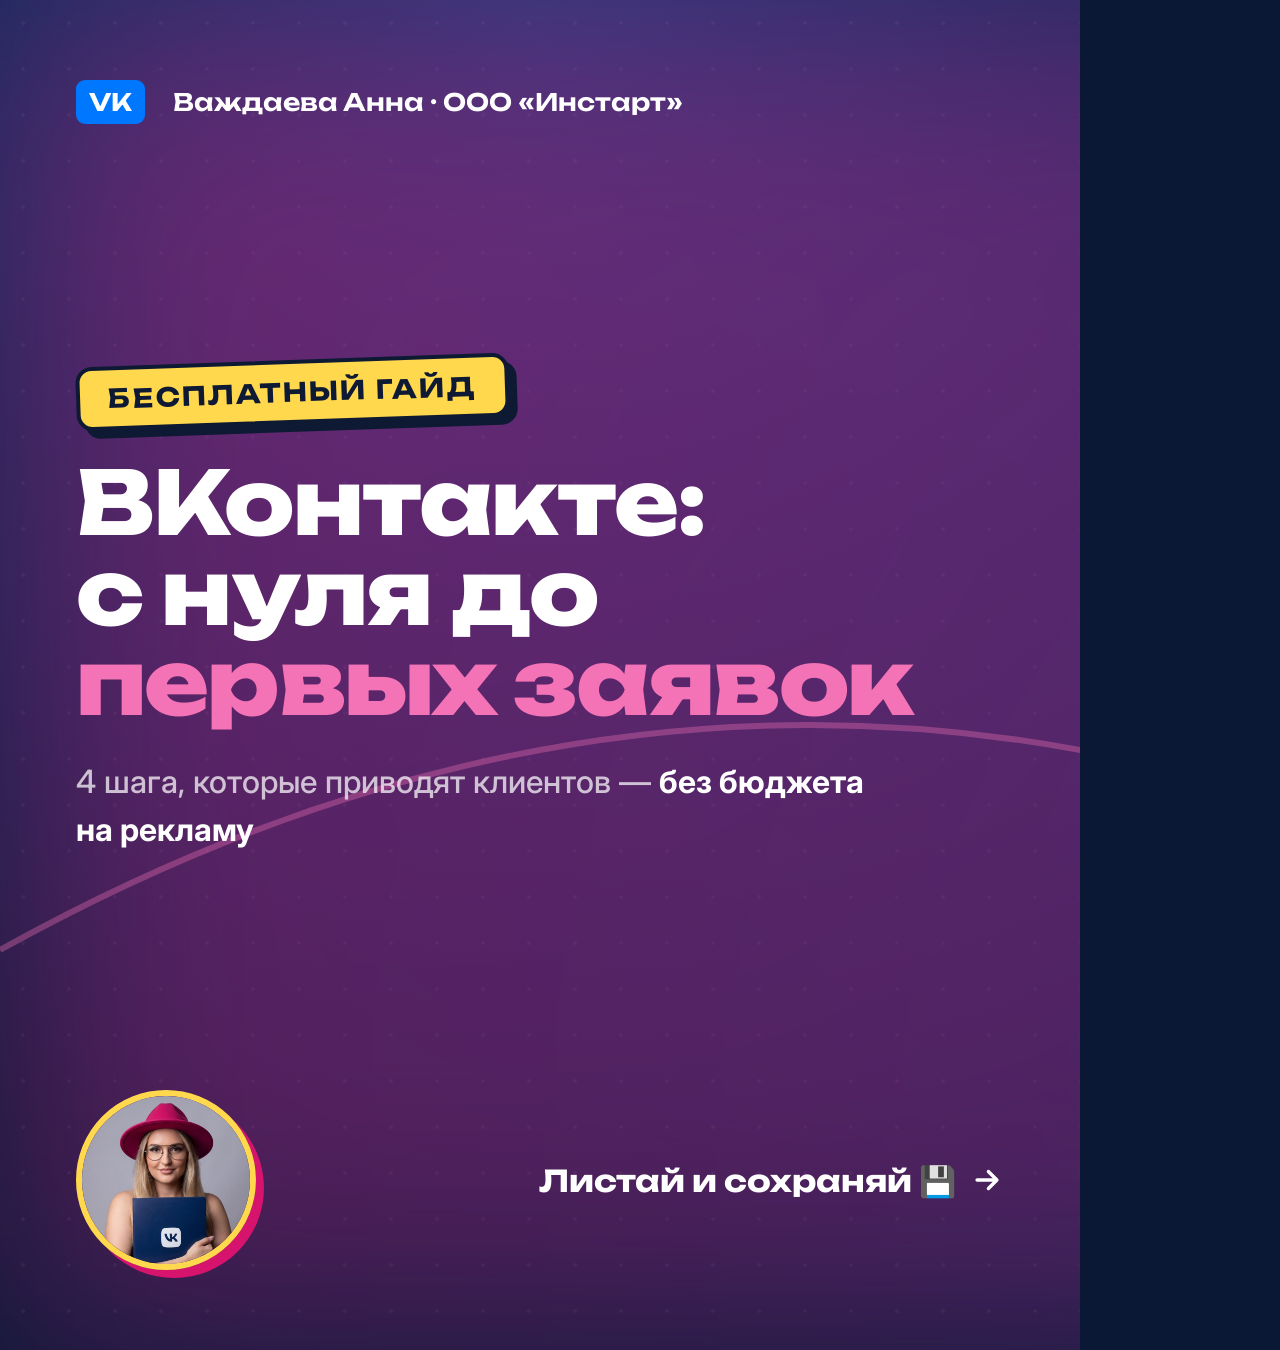
<file: carousel.html>
<!DOCTYPE html>
<html lang="ru">
<head>
<meta charset="UTF-8" />
<link href="https://fonts.googleapis.com/css2?family=Inter:wght@400;500;600;700&family=Unbounded:wght@500;600;700;800;900&display=swap" rel="stylesheet" />
<style>
  * { margin:0; padding:0; box-sizing:border-box; }
  :root {
    --p:#D6146E; --pd:#B50E5C; --pl:#FCE7F1; --pm:#F472B6; --acc:#FF5CA8;
    --navy:#0A1836; --g900:#0E1A33; --g700:#2A3550; --g600:#55607A;
    --pop:#FFD84D; --lime:#B6F09C; --sky:#7FC4FF;
    --disp:'Unbounded','Inter',sans-serif;
    --strip-w: 8640px;
  }
  html,body { width:1080px; height:1350px; overflow:hidden; background:var(--navy); }
  body { font-family:'Inter',sans-serif; -webkit-print-color-adjust:exact; print-color-adjust:exact; }

  .slide { width:1080px; height:1350px; position:relative; overflow:hidden; display:none; background:var(--navy); }
  .slide.active { display:block; }

  /* ---- continuous dot grid (tiles seamlessly, no offset needed) ---- */
  .dots {
    position:absolute; inset:0;
    background-image: radial-gradient(rgba(255,255,255,.05) 2px, transparent 2px);
    background-size: 46px 46px;
  }

  /* ---- continuous ribbon (single SVG spanning all 8 slides, shifted per slide) ---- */
  .ribbon-wrap { position:absolute; inset:0; overflow:hidden; }
  .ribbon { position:absolute; top:0; width:8640px; height:1350px; }

  /* ---- continuous orbs (single big canvas of gradients, windowed per slide) ---- */
  .orbfield { position:absolute; top:0; height:1350px; width:8640px; filter:blur(120px); }
  .base { position:absolute; inset:0; background:radial-gradient(130% 90% at 50% 0%, #1D3B78 0%, #12295A 45%, #0A1836 100%); }

  .z { position:relative; z-index:2; height:100%; }
  .pad { padding:80px 76px; height:100%; display:flex; flex-direction:column; }

  .eyebrow {
    display:inline-flex; align-items:center; gap:10px; font-family:var(--disp); font-weight:700;
    font-size:26px; text-transform:uppercase; letter-spacing:.08em; color:var(--g900);
    background:var(--pop); border:4px solid var(--g900); border-radius:16px;
    padding:12px 28px; box-shadow:8px 8px 0 var(--g900); transform:rotate(-2deg); width:fit-content;
  }
  .eyebrow--ghost { color:var(--g900); background:var(--pm); border-color:#fff; box-shadow:8px 8px 0 rgba(255,255,255,.4); }

  h1.title { font-family:var(--disp); font-weight:800; font-size:88px; line-height:1.02; letter-spacing:-.02em; color:#fff; }
  h2.h2 { font-family:var(--disp); font-weight:800; font-size:66px; line-height:1.06; letter-spacing:-.02em; color:#fff; }
  .accent { color:var(--pm); }
  .mark { position:relative; white-space:nowrap; z-index:0; color:var(--g900); padding:0 .1em; }
  .mark::before { content:''; position:absolute; z-index:-1; left:0; right:0; top:.08em; bottom:.08em; background:var(--pop); border-radius:8px; transform:rotate(-1deg); }

  .lead { font-size:32px; line-height:1.5; color:rgba(255,255,255,.72); font-weight:500; }

  .card { background:#fff; border:4px solid var(--g900); border-radius:28px; box-shadow:10px 10px 0 var(--g900); padding:36px 38px; }
  .card--pink{box-shadow:10px 10px 0 var(--p);} .card--lime{box-shadow:10px 10px 0 var(--lime);} .card--sky{box-shadow:10px 10px 0 var(--sky);} .card--pop{box-shadow:10px 10px 0 var(--pop);}
  .num {
    font-family:var(--disp); font-weight:800; font-size:32px; color:var(--g900);
    width:82px; height:82px; min-width:82px; border:4px solid var(--g900); border-radius:20px;
    display:flex; align-items:center; justify-content:center;
  }
  .num--pop{background:var(--pop);} .num--lime{background:var(--lime);} .num--sky{background:var(--sky);} .num--pink{background:var(--pm);}
  .card h3 { font-family:var(--disp); font-weight:700; font-size:30px; color:var(--g900); margin-bottom:8px; }
  .card p { font-size:24px; line-height:1.4; color:var(--g600); }
  .row { display:flex; gap:28px; align-items:center; }

  .check { display:flex; gap:22px; align-items:flex-start; font-size:29px; line-height:1.4; color:var(--g700); }
  .check + .check { margin-top:26px; }
  .check b { color:var(--g900); }
  .tick { width:48px; height:48px; min-width:48px; border-radius:14px; background:var(--lime); border:4px solid var(--g900); display:flex; align-items:center; justify-content:center; margin-top:2px; }
  .tick svg { width:26px; height:26px; }

  .sticker { font-family:var(--disp); font-weight:800; font-size:28px; color:var(--g900); background:var(--pop); border:4px solid var(--g900); border-radius:18px; padding:14px 26px; box-shadow:7px 7px 0 var(--g900); display:inline-block; transform:rotate(-3deg); }

  .swipe { display:flex; align-items:center; gap:14px; font-family:var(--disp); font-weight:700; font-size:30px; color:#fff; }
  .swipe svg { width:34px; height:34px; }

  .foot { display:flex; align-items:center; gap:12px; }
  .vk { background:#07F; color:#fff; font-family:var(--disp); font-weight:700; font-size:22px; padding:6px 12px; border-radius:9px; }
  .brand { font-family:var(--disp); font-weight:600; font-size:24px; color:rgba(255,255,255,.75); }

  .avatar { width:180px; height:180px; border-radius:50%; object-fit:cover; object-position:center 20%; border:6px solid var(--pop); box-shadow:8px 8px 0 var(--p); }
</style>
</head>
<body>

<!-- ================= SLIDE 1 — COVER ================= -->
<section class="slide active" id="s1">
  <div class="base"></div>
  <div class="dots"></div>
  <div class="orbfield" style="left:0px; background:
    radial-gradient(circle at 300px 220px, rgba(214,20,110,.4), transparent 60%),
    radial-gradient(circle at 2000px 1200px, rgba(46,91,199,.35), transparent 55%),
    radial-gradient(circle at 4500px 150px, rgba(255,92,168,.28), transparent 55%),
    radial-gradient(circle at 6300px 1300px, rgba(127,196,255,.22), transparent 55%),
    radial-gradient(circle at 7900px 300px, rgba(255,216,77,.18), transparent 55%);"></div>
  <div class="ribbon-wrap"><svg class="ribbon" style="left:0px;" viewBox="0 0 8640 1350" xmlns="http://www.w3.org/2000/svg">
    <path d="M0,950 C540,650 1080,650 1620,950 C2160,1250 2700,1250 3240,950 C3780,650 4320,650 4860,950 C5400,1250 5940,1250 6480,950 C7020,650 7560,650 8100,950 C8370,1100 8640,1100 8640,950" fill="none" stroke="rgba(244,114,182,.35)" stroke-width="6"/>
  </svg></div>

  <div class="z pad" style="justify-content:space-between;">
    <div class="row"><span class="vk" style="font-size:24px; padding:7px 13px;">VK</span><span class="brand" style="color:#fff;">Важдаева Анна · ООО «Инстарт»</span></div>

    <div>
      <span class="eyebrow">Бесплатный гайд</span>
      <h1 class="title" style="margin-top:34px;">ВКонтакте:<br/>с нуля до<br/><span class="accent">первых заявок</span></h1>
      <p class="lead" style="margin-top:30px; max-width:820px;">4 шага, которые приводят клиентов — <b style="color:#fff;">без бюджета на рекламу</b></p>
    </div>

    <div class="row" style="justify-content:space-between;">
      <img class="avatar" src="author-portrait.jpg" alt="Анна Важдаева" />
      <div class="swipe">Листай и сохраняй 💾 <svg viewBox="0 0 24 24" fill="none" stroke="currentColor" stroke-width="2.4" stroke-linecap="round" stroke-linejoin="round"><path d="M5 12h14M13 6l6 6-6 6"/></svg></div>
    </div>
  </div>
</section>

<!-- ================= SLIDE 2 — WHY VK ================= -->
<section class="slide" id="s2">
  <div class="base"></div>
  <div class="dots"></div>
  <div class="orbfield" style="left:-1080px; background:
    radial-gradient(circle at 300px 220px, rgba(214,20,110,.4), transparent 60%),
    radial-gradient(circle at 2000px 1200px, rgba(46,91,199,.35), transparent 55%),
    radial-gradient(circle at 4500px 150px, rgba(255,92,168,.28), transparent 55%),
    radial-gradient(circle at 6300px 1300px, rgba(127,196,255,.22), transparent 55%),
    radial-gradient(circle at 7900px 300px, rgba(255,216,77,.18), transparent 55%);"></div>
  <div class="ribbon-wrap"><svg class="ribbon" style="left:-1080px;" viewBox="0 0 8640 1350" xmlns="http://www.w3.org/2000/svg">
    <path d="M0,950 C540,650 1080,650 1620,950 C2160,1250 2700,1250 3240,950 C3780,650 4320,650 4860,950 C5400,1250 5940,1250 6480,950 C7020,650 7560,650 8100,950 C8370,1100 8640,1100 8640,950" fill="none" stroke="rgba(244,114,182,.35)" stroke-width="6"/>
  </svg></div>

  <div class="z pad" style="justify-content:center; gap:54px;">
    <span class="eyebrow eyebrow--ghost">Почему сейчас</span>
    <h2 class="h2">ВКонтакте — топ-1<br/>площадка для старта</h2>

    <div class="card card--pink row"><div class="num num--pop">01</div><div><h3>Тёплая аудитория</h3><p>Люди уже сидят в сообществах и реагируют на контент — их не нужно «разогревать» с нуля</p></div></div>
    <div class="card card--sky row"><div class="num num--sky">02</div><div><h3>Спрос на специалистов</h3><p>Бизнесу нужны те, кто умеет вести и продвигать ВК — можно брать первых клиентов на услуги</p></div></div>
  </div>
</section>

<!-- ================= SLIDE 3 — STEP 1 PACKAGING ================= -->
<section class="slide" id="s3">
  <div class="base"></div>
  <div class="dots"></div>
  <div class="orbfield" style="left:-2160px; background:
    radial-gradient(circle at 300px 220px, rgba(214,20,110,.4), transparent 60%),
    radial-gradient(circle at 2000px 1200px, rgba(46,91,199,.35), transparent 55%),
    radial-gradient(circle at 4500px 150px, rgba(255,92,168,.28), transparent 55%),
    radial-gradient(circle at 6300px 1300px, rgba(127,196,255,.22), transparent 55%),
    radial-gradient(circle at 7900px 300px, rgba(255,216,77,.18), transparent 55%);"></div>
  <div class="ribbon-wrap"><svg class="ribbon" style="left:-2160px;" viewBox="0 0 8640 1350" xmlns="http://www.w3.org/2000/svg">
    <path d="M0,950 C540,650 1080,650 1620,950 C2160,1250 2700,1250 3240,950 C3780,650 4320,650 4860,950 C5400,1250 5940,1250 6480,950 C7020,650 7560,650 8100,950 C8370,1100 8640,1100 8640,950" fill="none" stroke="rgba(244,114,182,.35)" stroke-width="6"/>
  </svg></div>

  <div class="z pad" style="justify-content:center;">
    <span class="eyebrow">Шаг 1</span>
    <h2 class="h2" style="margin-top:36px;">Упаковка,<br/>которая <span class="mark">продаёт сама</span></h2>

    <div class="card" style="margin-top:54px;">
      <div class="check"><span class="tick"><svg viewBox="0 0 24 24" fill="none" stroke="#0E1A33" stroke-width="3.6" stroke-linecap="round" stroke-linejoin="round"><polyline points="20 6 9 17 4 12"/></svg></span><div><b>Название с ключевым словом.</b> Не «Анна | SMM», а то, что ищут: «Продвижение ВКонтакте»</div></div>
      <div class="check"><span class="tick"><svg viewBox="0 0 24 24" fill="none" stroke="#0E1A33" stroke-width="3.6" stroke-linecap="round" stroke-linejoin="round"><polyline points="20 6 9 17 4 12"/></svg></span><div><b>Обложка с оффером.</b> На баннере — что ты даёшь и призыв к действию</div></div>
      <div class="check"><span class="tick"><svg viewBox="0 0 24 24" fill="none" stroke="#0E1A33" stroke-width="3.6" stroke-linecap="round" stroke-linejoin="round"><polyline points="20 6 9 17 4 12"/></svg></span><div><b>Кнопка действия.</b> «Написать сообщение» — чтобы было куда нажать сразу</div></div>
    </div>
  </div>
</section>

<!-- ================= SLIDE 4 — STEP 2 CONTENT GRID ================= -->
<section class="slide" id="s4">
  <div class="base"></div>
  <div class="dots"></div>
  <div class="orbfield" style="left:-3240px; background:
    radial-gradient(circle at 300px 220px, rgba(214,20,110,.4), transparent 60%),
    radial-gradient(circle at 2000px 1200px, rgba(46,91,199,.35), transparent 55%),
    radial-gradient(circle at 4500px 150px, rgba(255,92,168,.28), transparent 55%),
    radial-gradient(circle at 6300px 1300px, rgba(127,196,255,.22), transparent 55%),
    radial-gradient(circle at 7900px 300px, rgba(255,216,77,.18), transparent 55%);"></div>
  <div class="ribbon-wrap"><svg class="ribbon" style="left:-3240px;" viewBox="0 0 8640 1350" xmlns="http://www.w3.org/2000/svg">
    <path d="M0,950 C540,650 1080,650 1620,950 C2160,1250 2700,1250 3240,950 C3780,650 4320,650 4860,950 C5400,1250 5940,1250 6480,950 C7020,650 7560,650 8100,950 C8370,1100 8640,1100 8640,950" fill="none" stroke="rgba(244,114,182,.35)" stroke-width="6"/>
  </svg></div>

  <div class="z pad" style="justify-content:center; gap:44px;">
    <span class="eyebrow">Шаг 2</span>
    <h2 class="h2">Контент-сетка<br/>на неделю</h2>

    <div class="card card--lime"><div class="num num--lime" style="margin-bottom:16px;">ПН</div><h3>Польза</h3><p>Совет, разбор, инструкция — показываешь экспертность бесплатно</p></div>
    <div class="card card--sky"><div class="num num--sky" style="margin-bottom:16px;">СР</div><h3>Вовлечение</h3><p>Вопрос, опрос, история — люди комментируют, охват растёт</p></div>
    <div class="card card--pink"><div class="num num--pink" style="margin-bottom:16px;">ПТ</div><h3>Продажа</h3><p>Оффер, кейс, отзыв, призыв написать — ведёшь к заявке</p></div>
  </div>
</section>

<!-- ================= SLIDE 5 — STEP 3 FREE PROMO ================= -->
<section class="slide" id="s5">
  <div class="base"></div>
  <div class="dots"></div>
  <div class="orbfield" style="left:-4320px; background:
    radial-gradient(circle at 300px 220px, rgba(214,20,110,.4), transparent 60%),
    radial-gradient(circle at 2000px 1200px, rgba(46,91,199,.35), transparent 55%),
    radial-gradient(circle at 4500px 150px, rgba(255,92,168,.28), transparent 55%),
    radial-gradient(circle at 6300px 1300px, rgba(127,196,255,.22), transparent 55%),
    radial-gradient(circle at 7900px 300px, rgba(255,216,77,.18), transparent 55%);"></div>
  <div class="ribbon-wrap"><svg class="ribbon" style="left:-4320px;" viewBox="0 0 8640 1350" xmlns="http://www.w3.org/2000/svg">
    <path d="M0,950 C540,650 1080,650 1620,950 C2160,1250 2700,1250 3240,950 C3780,650 4320,650 4860,950 C5400,1250 5940,1250 6480,950 C7020,650 7560,650 8100,950 C8370,1100 8640,1100 8640,950" fill="none" stroke="rgba(244,114,182,.35)" stroke-width="6"/>
  </svg></div>

  <div class="z pad" style="justify-content:center;">
    <span class="eyebrow">Шаг 3</span>
    <h2 class="h2" style="margin-top:36px;">Первые заявки<br/><span class="mark">без бюджета</span></h2>

    <div class="card" style="margin-top:54px;">
      <div class="check"><span class="tick" style="background:var(--pop);"><b style="font-size:22px;">1</b></span><div><b>Взаимопиар.</b> Найди сообщества с похожей аудиторией и обменяйтесь постами</div></div>
      <div class="check"><span class="tick" style="background:var(--pop);"><b style="font-size:22px;">2</b></span><div><b>Полезные комментарии.</b> Отвечай экспертно в тематических пабликах</div></div>
      <div class="check"><span class="tick" style="background:var(--pop);"><b style="font-size:22px;">3</b></span><div><b>Рассылка в Senler.</b> Собирай подписчиков и грей их цепочкой сообщений</div></div>
    </div>
  </div>
</section>

<!-- ================= SLIDE 6 — STEP 4 FUNNEL ================= -->
<section class="slide" id="s6">
  <div class="base"></div>
  <div class="dots"></div>
  <div class="orbfield" style="left:-5400px; background:
    radial-gradient(circle at 300px 220px, rgba(214,20,110,.4), transparent 60%),
    radial-gradient(circle at 2000px 1200px, rgba(46,91,199,.35), transparent 55%),
    radial-gradient(circle at 4500px 150px, rgba(255,92,168,.28), transparent 55%),
    radial-gradient(circle at 6300px 1300px, rgba(127,196,255,.22), transparent 55%),
    radial-gradient(circle at 7900px 300px, rgba(255,216,77,.18), transparent 55%);"></div>
  <div class="ribbon-wrap"><svg class="ribbon" style="left:-5400px;" viewBox="0 0 8640 1350" xmlns="http://www.w3.org/2000/svg">
    <path d="M0,950 C540,650 1080,650 1620,950 C2160,1250 2700,1250 3240,950 C3780,650 4320,650 4860,950 C5400,1250 5940,1250 6480,950 C7020,650 7560,650 8100,950 C8370,1100 8640,1100 8640,950" fill="none" stroke="rgba(244,114,182,.35)" stroke-width="6"/>
  </svg></div>

  <div class="z pad" style="justify-content:center; gap:40px;">
    <span class="eyebrow">Шаг 4</span>
    <h2 class="h2">Воронка<br/>из 3 писем</h2>

    <div class="card card--sky"><h3>1 · Знакомство</h3><p>Кто ты, чем полезна, что человек получит. Отдаёшь лид-магнит</p></div>
    <div class="card card--lime"><h3>2 · Прогрев</h3><p>Польза + кейс + закрытие возражений. Строишь доверие</p></div>
    <div class="card card--pink"><h3>3 · Оффер</h3><p>Предложение + призыв написать. Ведёшь к заявке</p></div>
  </div>
</section>

<!-- ================= SLIDE 7 — NICHE CHECK TEASER ================= -->
<section class="slide" id="s7">
  <div class="base"></div>
  <div class="dots"></div>
  <div class="orbfield" style="left:-6480px; background:
    radial-gradient(circle at 300px 220px, rgba(214,20,110,.4), transparent 60%),
    radial-gradient(circle at 2000px 1200px, rgba(46,91,199,.35), transparent 55%),
    radial-gradient(circle at 4500px 150px, rgba(255,92,168,.28), transparent 55%),
    radial-gradient(circle at 6300px 1300px, rgba(127,196,255,.22), transparent 55%),
    radial-gradient(circle at 7900px 300px, rgba(255,216,77,.18), transparent 55%);"></div>
  <div class="ribbon-wrap"><svg class="ribbon" style="left:-6480px;" viewBox="0 0 8640 1350" xmlns="http://www.w3.org/2000/svg">
    <path d="M0,950 C540,650 1080,650 1620,950 C2160,1250 2700,1250 3240,950 C3780,650 4320,650 4860,950 C5400,1250 5940,1250 6480,950 C7020,650 7560,650 8100,950 C8370,1100 8640,1100 8640,950" fill="none" stroke="rgba(244,114,182,.35)" stroke-width="6"/>
  </svg></div>

  <div class="z pad" style="justify-content:center;">
    <span class="eyebrow eyebrow--ghost">Мини-разбор</span>
    <h2 class="h2" style="margin-top:36px;">Сработает ли<br/><span class="mark">твоя ниша?</span></h2>

    <div style="margin-top:50px; display:flex; flex-direction:column; gap:22px;">
      <div class="row" style="background:#fff; border:4px solid var(--g900); border-radius:20px; padding:24px 30px;"><span style="width:34px; height:34px; border-radius:50%; background:var(--lime); border:3px solid var(--g900); flex-shrink:0;"></span><span style="font-size:26px; color:var(--g700);">Курсы, красота, доставка еды — <b>заходит легко</b></span></div>
      <div class="row" style="background:#fff; border:4px solid var(--g900); border-radius:20px; padding:24px 30px;"><span style="width:34px; height:34px; border-radius:50%; background:var(--pop); border:3px solid var(--g900); flex-shrink:0;"></span><span style="font-size:26px; color:var(--g700);">Медицина, психология — <b>нужны знания правил</b></span></div>
      <div class="row" style="background:#fff; border:4px solid var(--g900); border-radius:20px; padding:24px 30px;"><span style="width:34px; height:34px; border-radius:50%; background:#FFC2D1; border:3px solid var(--g900); flex-shrink:0;"></span><span style="font-size:26px; color:var(--g700);">Алкоголь, ставки — <b>почти всегда блок</b></span></div>
    </div>

    <p class="lead" style="margin-top:44px;">Полный разбор всех ниш и правил модерации — в бесплатном гайде 👇</p>
  </div>
</section>

<!-- ================= SLIDE 8 — CTA ================= -->
<section class="slide" id="s8">
  <div class="base"></div>
  <div class="dots"></div>
  <div class="orbfield" style="left:-7560px; background:
    radial-gradient(circle at 300px 220px, rgba(214,20,110,.4), transparent 60%),
    radial-gradient(circle at 2000px 1200px, rgba(46,91,199,.35), transparent 55%),
    radial-gradient(circle at 4500px 150px, rgba(255,92,168,.28), transparent 55%),
    radial-gradient(circle at 6300px 1300px, rgba(127,196,255,.22), transparent 55%),
    radial-gradient(circle at 7900px 300px, rgba(255,216,77,.18), transparent 55%);"></div>
  <div class="ribbon-wrap"><svg class="ribbon" style="left:-7560px;" viewBox="0 0 8640 1350" xmlns="http://www.w3.org/2000/svg">
    <path d="M0,950 C540,650 1080,650 1620,950 C2160,1250 2700,1250 3240,950 C3780,650 4320,650 4860,950 C5400,1250 5940,1250 6480,950 C7020,650 7560,650 8100,950 C8370,1100 8640,1100 8640,950" fill="none" stroke="rgba(244,114,182,.35)" stroke-width="6"/>
  </svg></div>

  <div class="z pad" style="justify-content:center; align-items:center; text-align:center; gap:36px;">
    <span class="eyebrow eyebrow--ghost">Дальше — гайд ждёт тебя</span>
    <h2 class="h2" style="margin-top:10px;">Хочешь весь<br/>гайд <span class="mark">целиком</span>?</h2>
    <p class="lead" style="max-width:760px;">Все 4 шага, разбор ниш и чек-листы — собраны в PDF-гайде. Забирай бесплатно 👇</p>

    <div style="margin-top:14px;">
      <svg width="70" height="70" viewBox="0 0 24 24" fill="none" stroke="var(--pop)" stroke-width="2.4" stroke-linecap="round" stroke-linejoin="round"><path d="M12 19V5M5 12l7-7 7 7"/></svg>
    </div>
    <div class="sticker" style="font-size:34px; padding:20px 34px;">Ссылка в шапке профиля</div>

    <div class="card card--pop" style="margin-top:20px; background:var(--pop); padding:26px 44px;">
      <span style="font-family:var(--disp); font-weight:800; font-size:30px; color:var(--g900);">Telegram-канал → гайд внутри</span>
    </div>

    <div class="row" style="margin-top:30px;"><span class="vk" style="font-size:24px; padding:7px 13px;">VK</span><span class="brand" style="color:#fff;">Важдаева Анна · продвижение ВКонтакте</span></div>
  </div>
</section>

<script>
  const h = (location.hash || '#s1').replace('#','');
  document.querySelectorAll('.slide').forEach(s => s.classList.remove('active'));
  const target = document.getElementById(h) || document.getElementById('s1');
  target.classList.add('active');
</script>
</body>
</html>
</file>
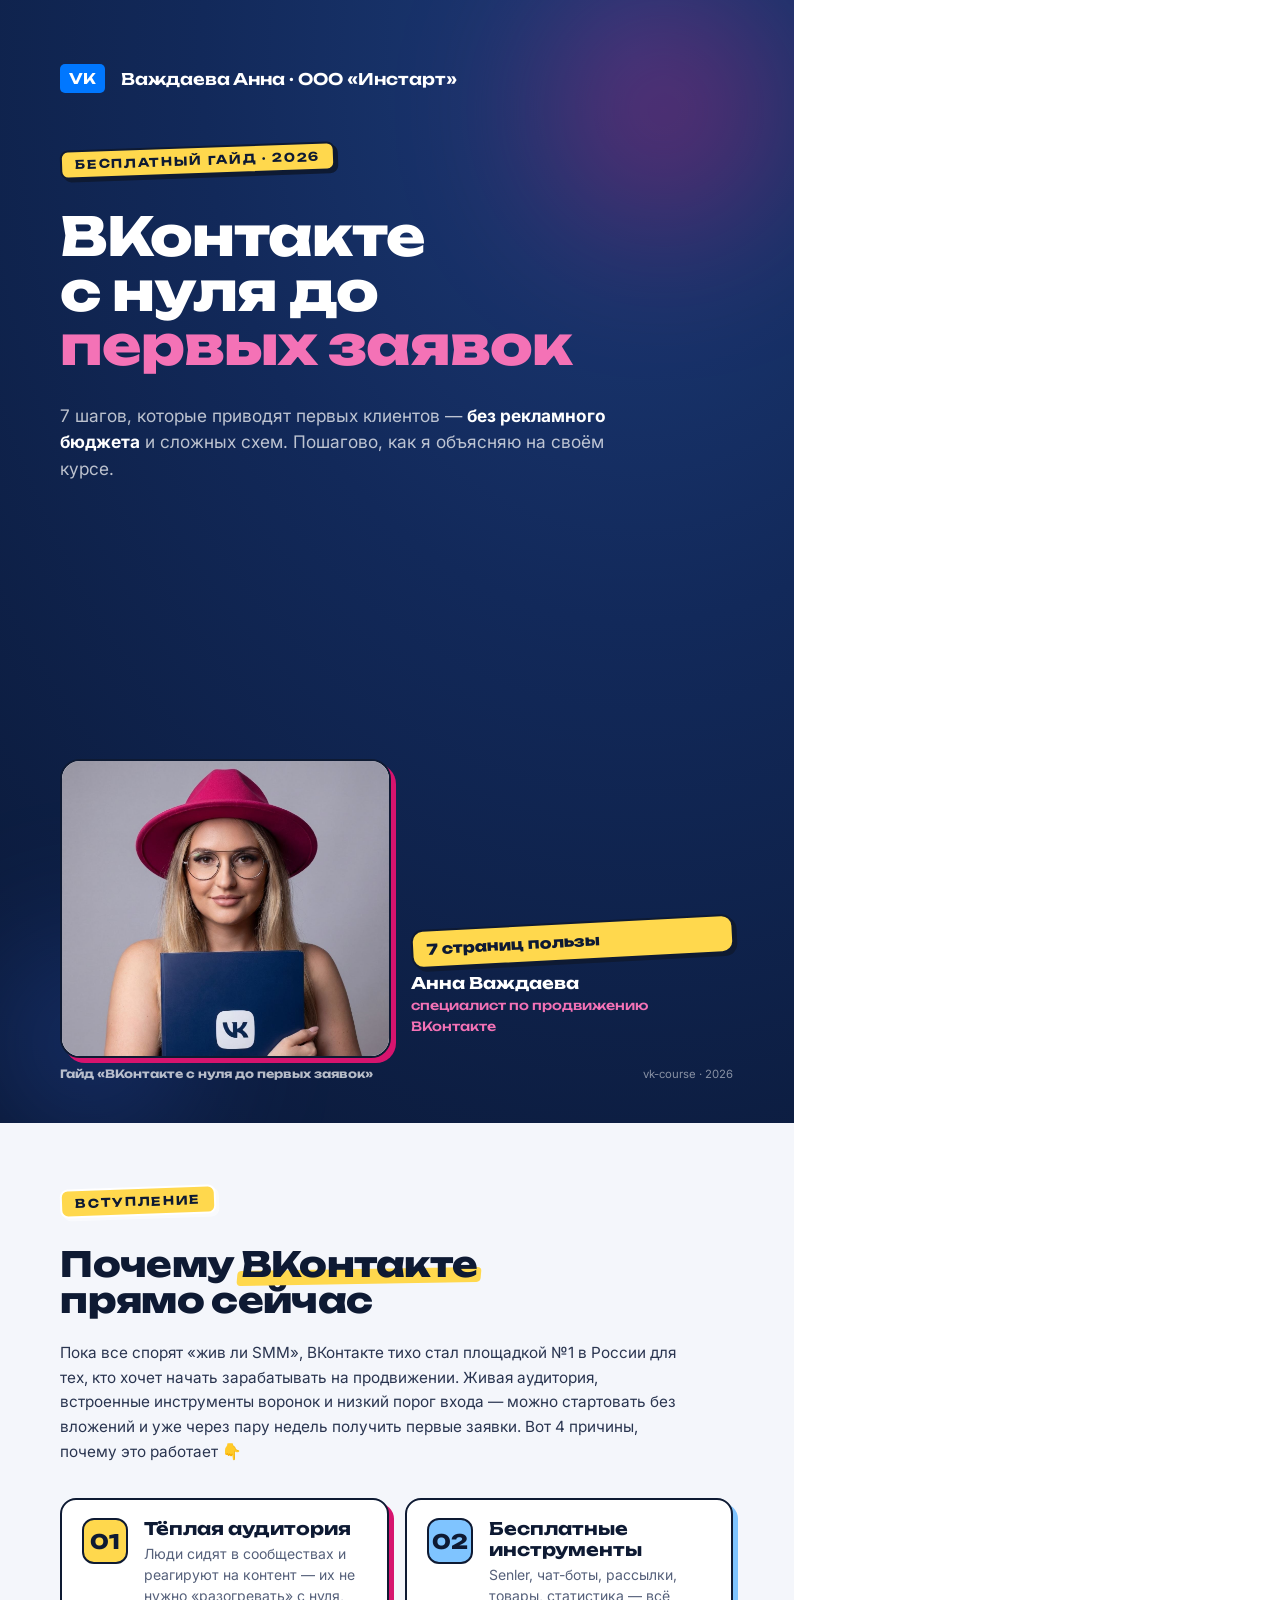
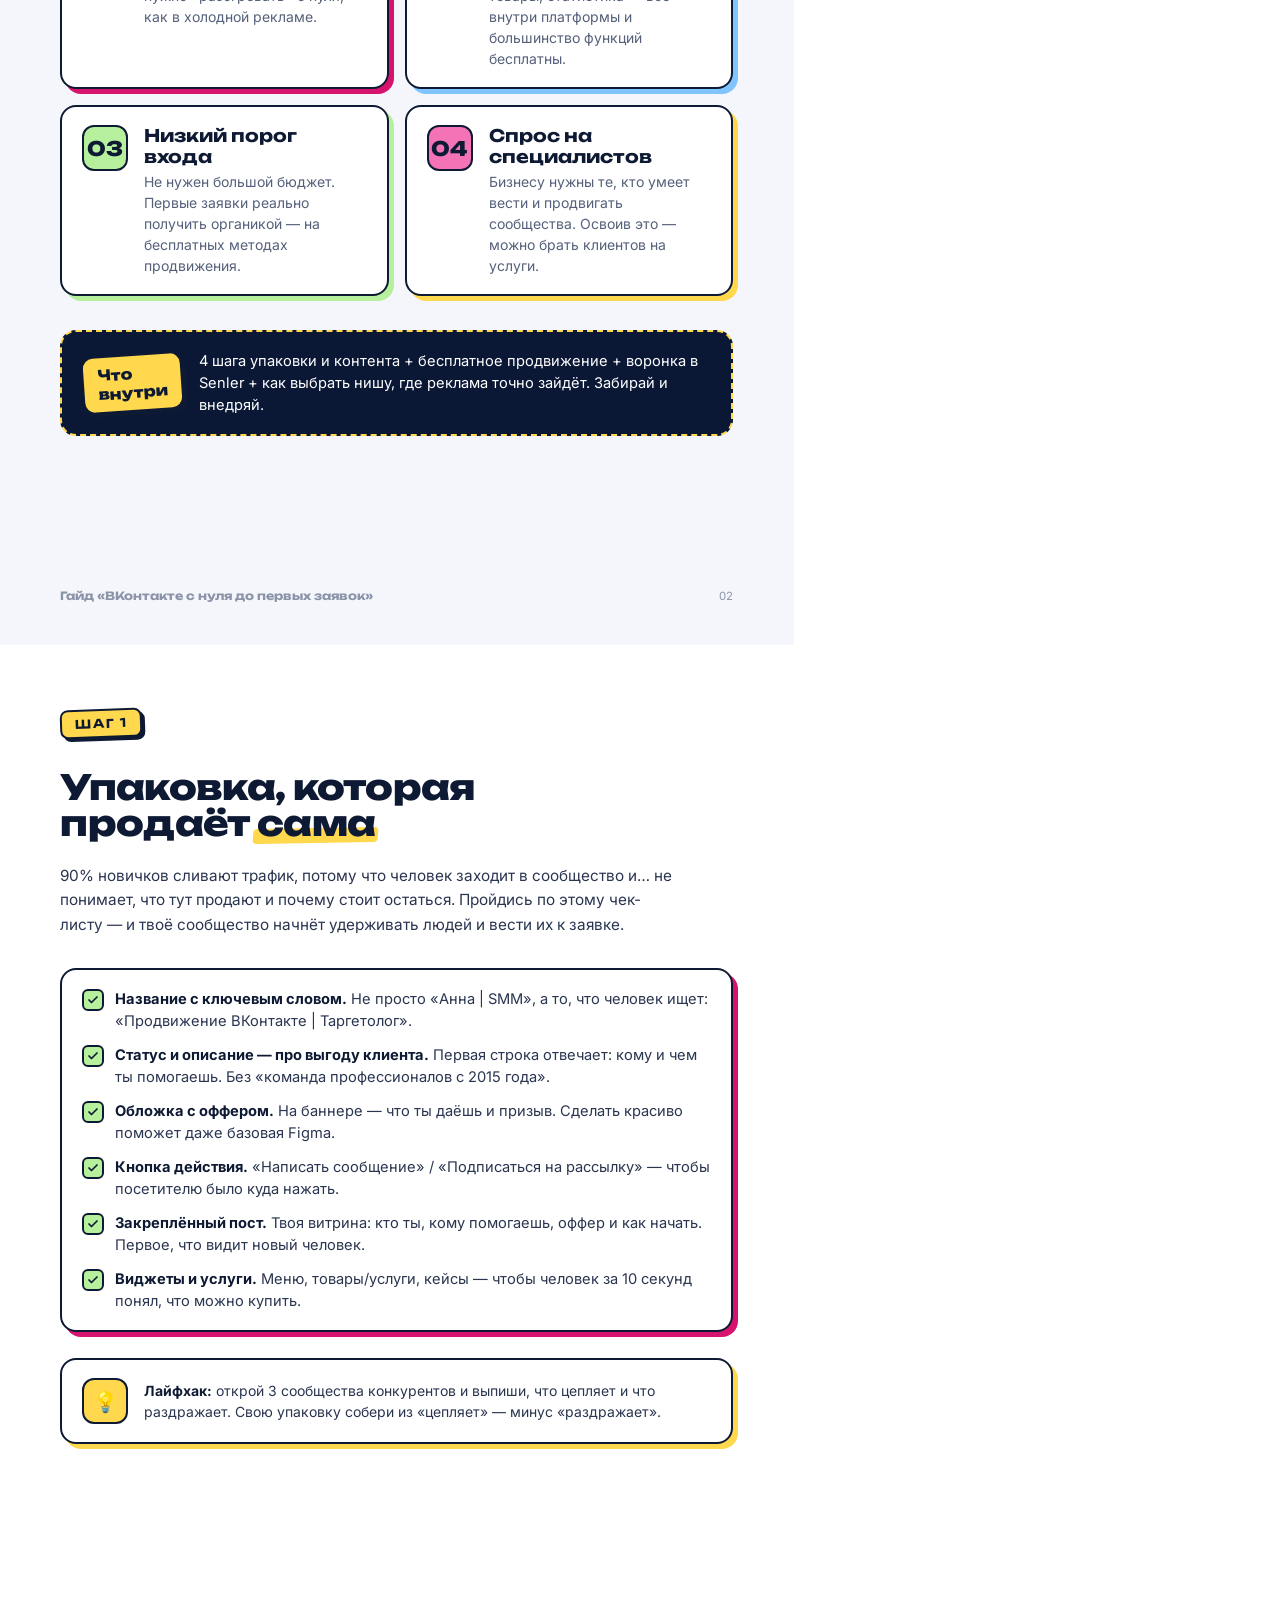
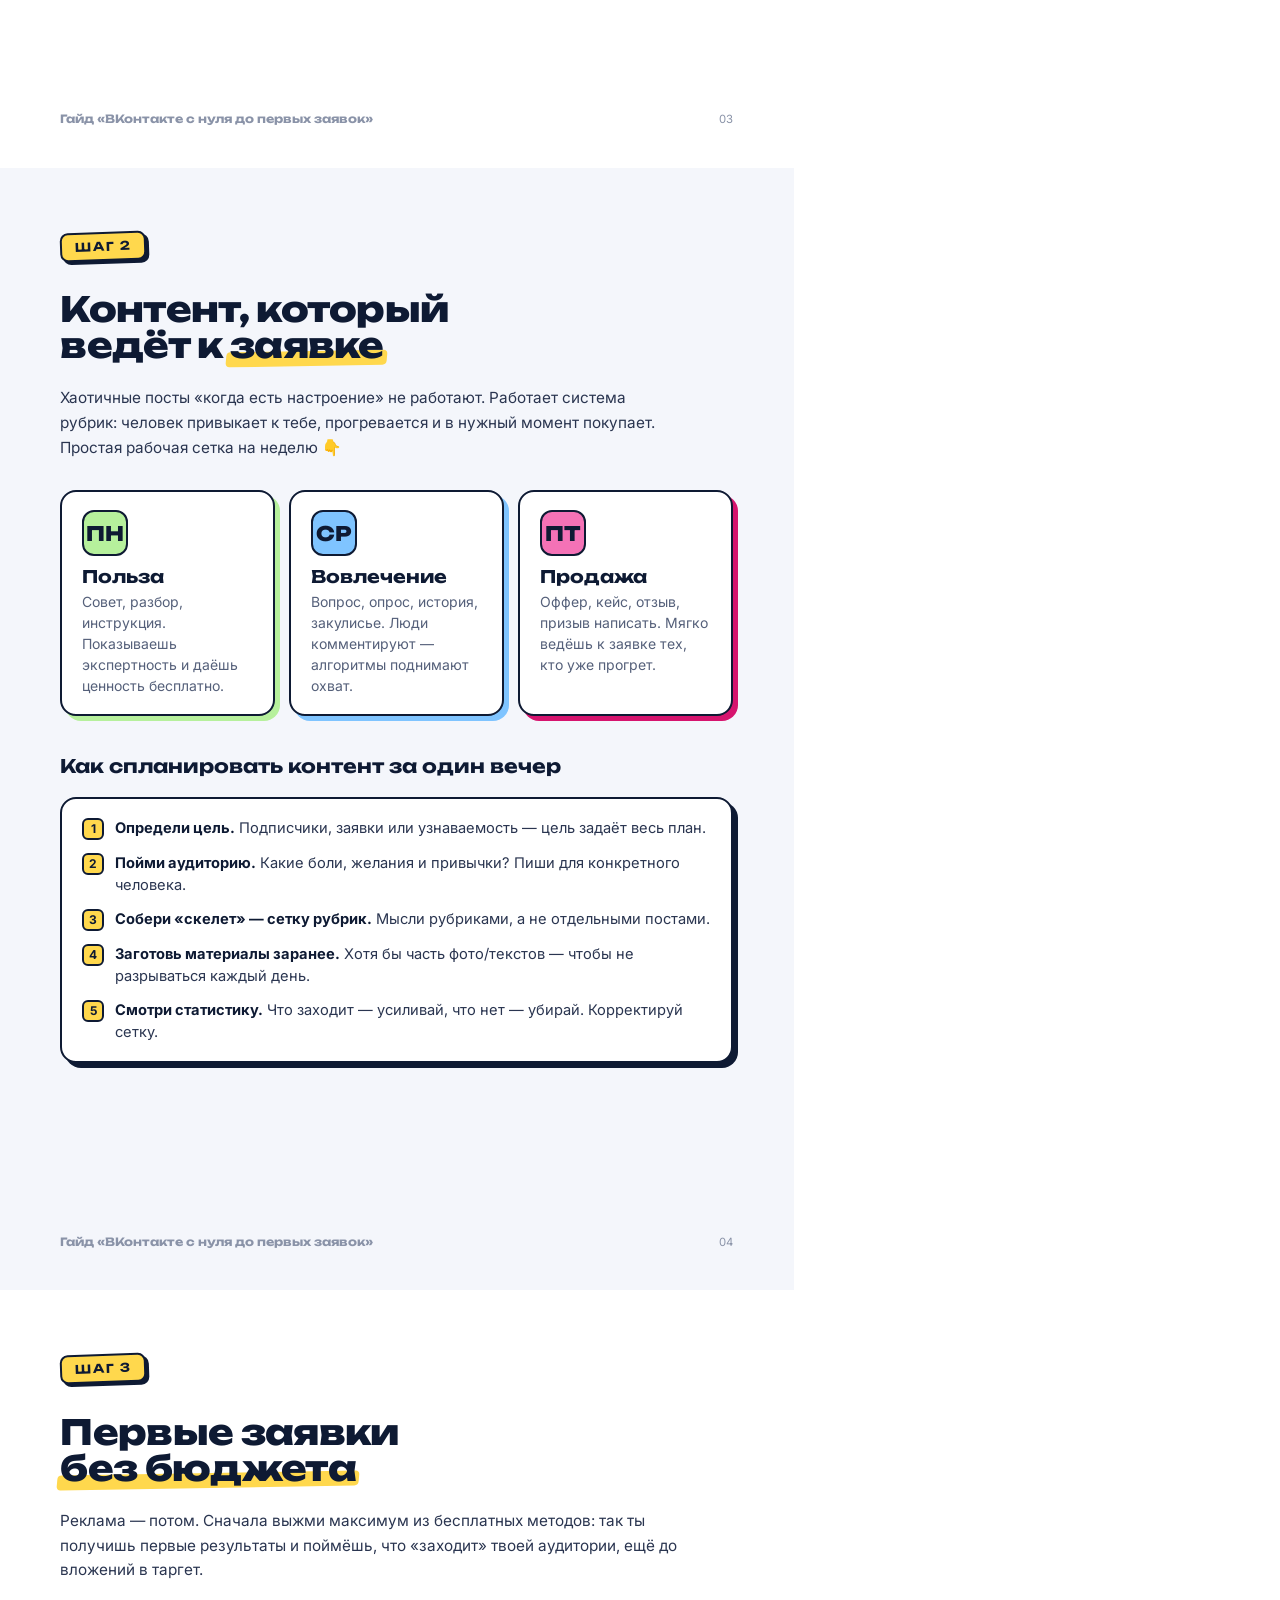
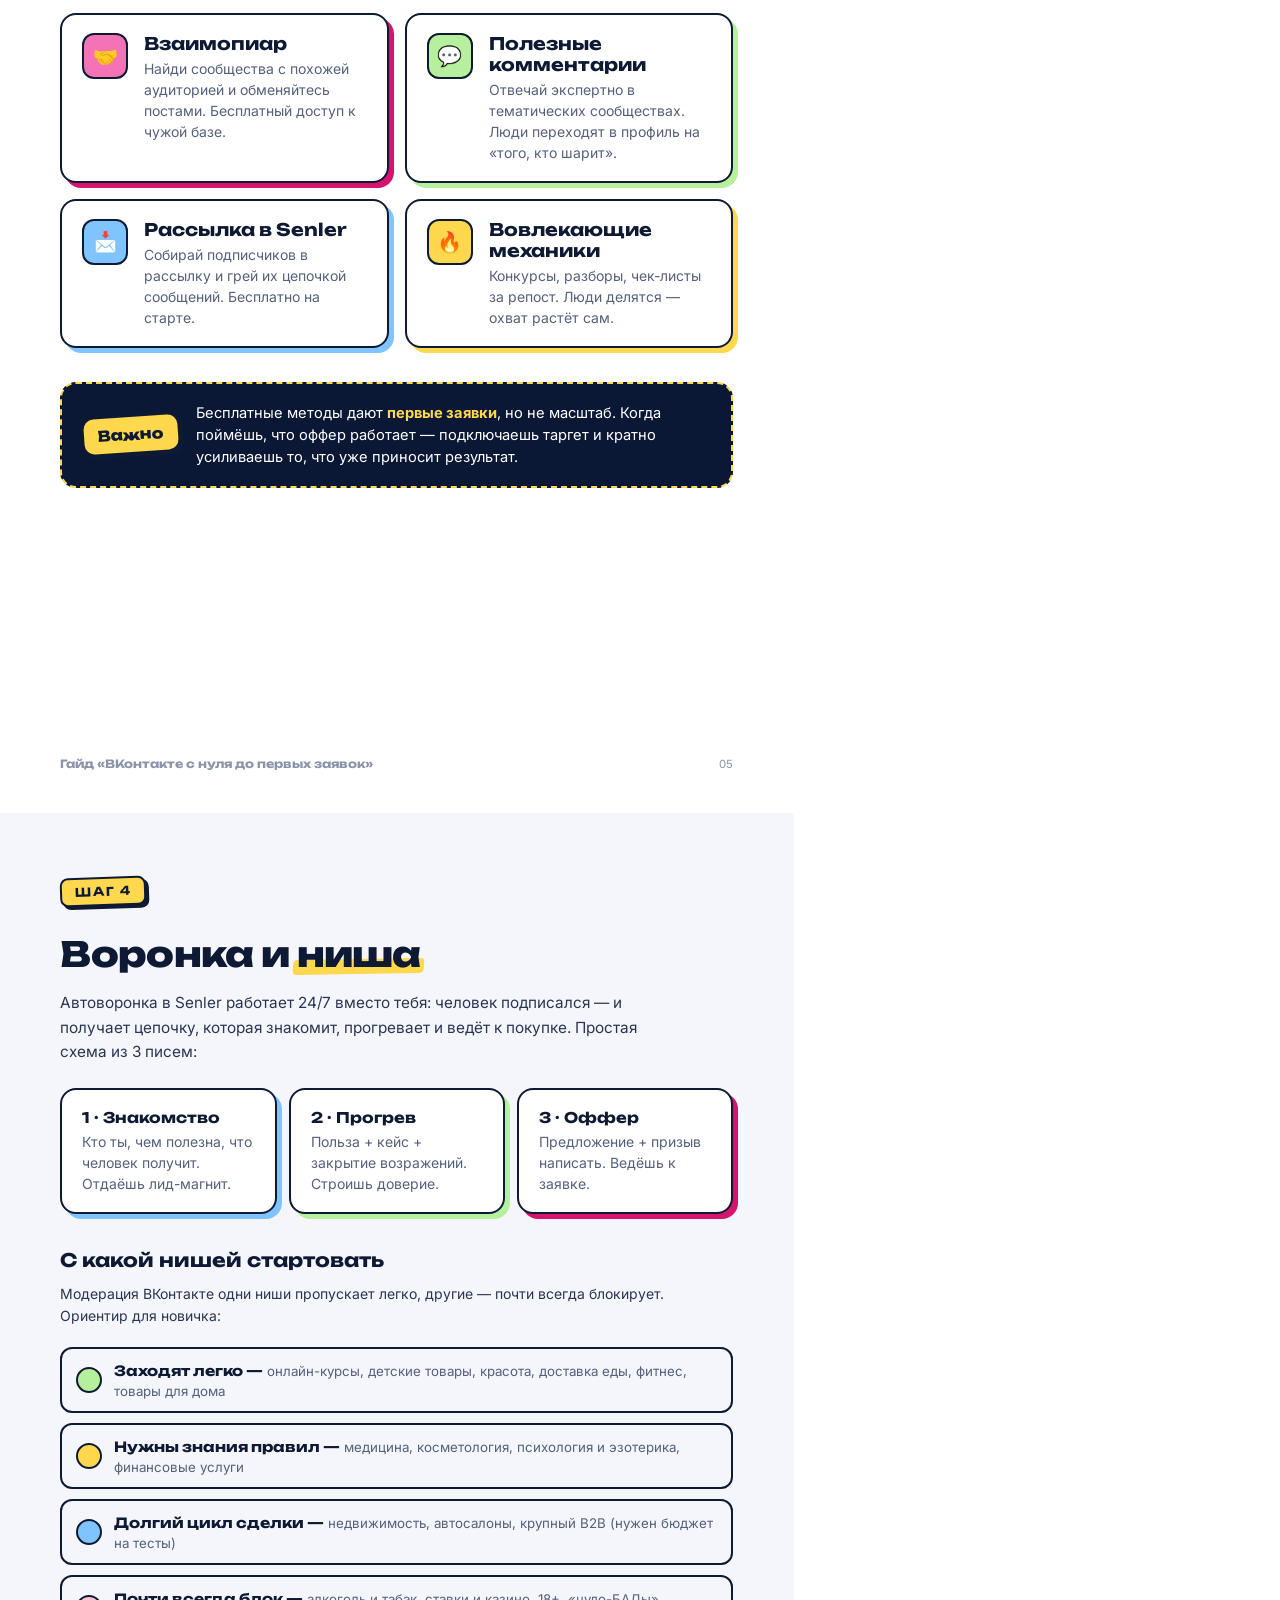
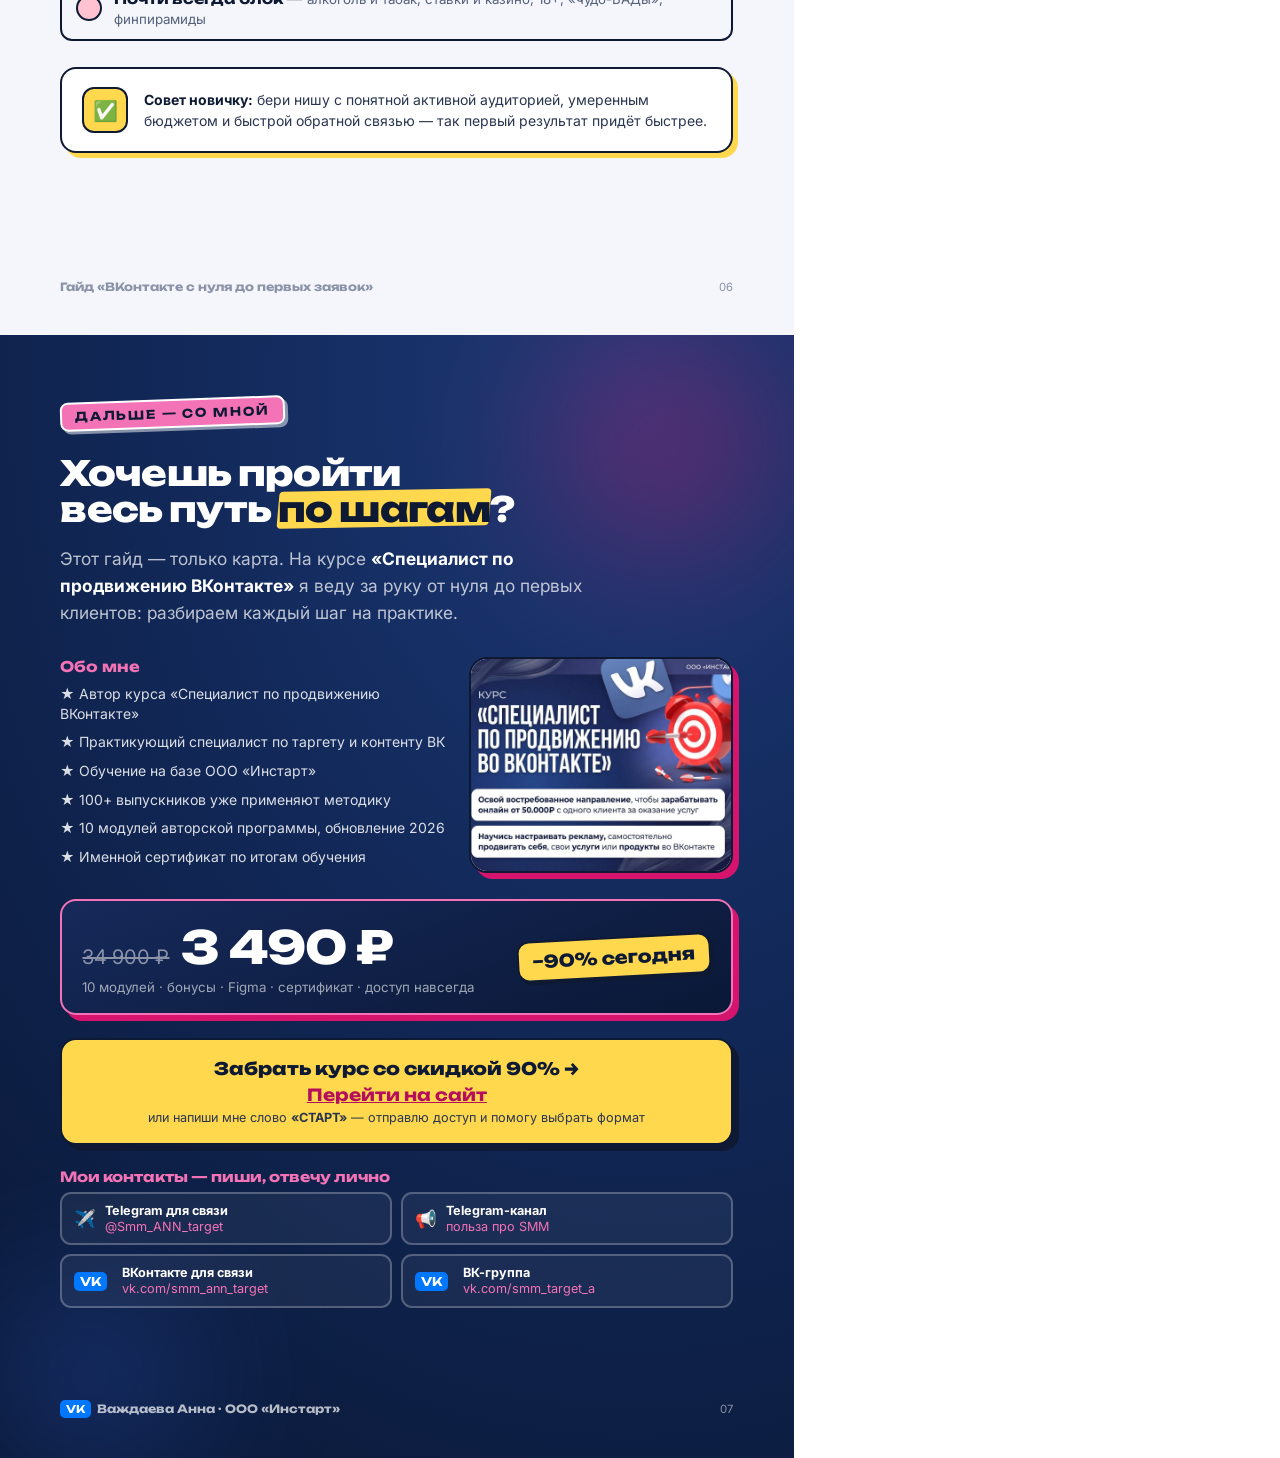
<file: guide.html>
<!DOCTYPE html>
<html lang="ru">
<head>
<meta charset="UTF-8" />
<link href="https://fonts.googleapis.com/css2?family=Inter:wght@400;500;600;700&family=Unbounded:wght@500;600;700;800;900&display=swap" rel="stylesheet" />
<style>
  * { margin: 0; padding: 0; box-sizing: border-box; }
  :root {
    --p:#D6146E; --pd:#B50E5C; --pl:#FCE7F1; --pm:#F472B6; --acc:#FF5CA8;
    --navy:#0A1836; --navy2:#16295A; --ink:#0A1836;
    --paper:#F4F6FB; --g900:#0E1A33; --g700:#2A3550; --g600:#55607A; --g400:#8A93A8; --g200:#DDE2EC;
    --pop:#FFD84D; --lime:#B6F09C; --sky:#7FC4FF;
    --disp:'Unbounded','Inter',sans-serif;
  }
  html,body { font-family:'Inter',sans-serif; color:var(--g700); }
  body { -webkit-print-color-adjust:exact; print-color-adjust:exact; }

  @page { size:210mm 297mm; margin:0; }

  .page {
    position:relative; width:210mm; height:297mm; overflow:hidden;
    padding:17mm 16mm; page-break-after:always;
    -webkit-print-color-adjust:exact; print-color-adjust:exact;
  }
  .page:last-child { page-break-after:auto; }
  .page--navy { background:radial-gradient(130% 120% at 80% 5%, #1D3B78 0%, #12295A 42%, #0A1836 100%); color:#fff; }
  .page--paper { background:var(--paper); }
  .page--white { background:#fff; }

  /* orbs */
  .orb { position:absolute; border-radius:50%; filter:blur(70px); opacity:.5; z-index:0; }
  .orb--1 { width:340px; height:340px; top:-60px; right:-40px; background:radial-gradient(circle,#D6146E,transparent 70%); }
  .orb--2 { width:280px; height:280px; bottom:-60px; left:-50px; background:radial-gradient(circle,#2E5BC7,transparent 70%); }

  .z { position:relative; z-index:1; }

  /* type */
  .eyebrow {
    display:inline-block; font-family:var(--disp); font-size:9pt; font-weight:700;
    text-transform:uppercase; letter-spacing:.14em; color:var(--g900);
    background:var(--pop); border:2px solid var(--g900); border-radius:8px;
    padding:5px 13px; box-shadow:3px 3px 0 var(--g900); transform:rotate(-2deg);
  }
  .eyebrow--ghost { color:var(--g900); background:var(--pm); border-color:#fff; box-shadow:3px 3px 0 rgba(255,255,255,.5); }
  h1.title { font-family:var(--disp); font-weight:800; font-size:40pt; line-height:1.02; letter-spacing:-.02em; color:#fff; }
  h2.h2 { font-family:var(--disp); font-weight:800; font-size:26pt; line-height:1.05; letter-spacing:-.02em; color:var(--g900); }
  h2.h2--white { color:#fff; }
  .accent { color:var(--pm); }
  .mark { position:relative; white-space:nowrap; z-index:0; }
  .mark::before { content:''; position:absolute; z-index:-1; left:-.1em; right:-.1em; bottom:.04em; height:.42em; background:var(--pop); border-radius:4px; transform:rotate(-1deg) skewX(-6deg); }
  .h2--white .mark { color:var(--g900); }
  .h2--white .mark::before { top:.06em; bottom:.08em; height:auto; left:0; right:0; }

  .lead { font-size:13pt; line-height:1.55; color:rgba(255,255,255,.72); }
  p.body { font-size:11.5pt; line-height:1.6; color:var(--g700); }
  .muted { color:var(--g600); }

  /* cards */
  .card { background:#fff; border:2px solid var(--g900); border-radius:16px; box-shadow:5px 5px 0 var(--g900); padding:18px 20px; }
  .card--pink { box-shadow:5px 5px 0 var(--p); }
  .card--pop { box-shadow:5px 5px 0 var(--pop); }
  .card--lime { box-shadow:5px 5px 0 var(--lime); }
  .card--sky { box-shadow:5px 5px 0 var(--sky); }
  .num {
    font-family:var(--disp); font-weight:800; font-size:15pt; color:var(--g900);
    width:46px; height:46px; min-width:46px; border:2px solid var(--g900); border-radius:12px;
    display:flex; align-items:center; justify-content:center;
  }
  .num--pop{background:var(--pop);} .num--lime{background:var(--lime);} .num--sky{background:var(--sky);} .num--pink{background:var(--pm);}
  .card h3 { font-family:var(--disp); font-weight:700; font-size:13pt; color:var(--g900); margin-bottom:4px; }
  .card p { font-size:10.5pt; line-height:1.5; color:var(--g600); }

  .row { display:flex; gap:16px; align-items:flex-start; }
  .stack { display:flex; flex-direction:column; }

  /* checklist */
  .check { display:flex; gap:11px; align-items:flex-start; font-size:11pt; line-height:1.5; color:var(--g700); }
  .check + .check { margin-top:12px; }
  .check b { color:var(--g900); }
  .tick { width:22px; height:22px; min-width:22px; border-radius:6px; background:var(--lime); border:2px solid var(--g900); display:flex; align-items:center; justify-content:center; margin-top:1px; }
  .tick svg { width:12px; height:12px; }

  /* niche table */
  .nrow { display:flex; align-items:center; gap:12px; border:2px solid var(--g900); border-radius:12px; padding:11px 14px; }
  .nrow + .nrow { margin-top:10px; }
  .nrow .dot { width:26px; height:26px; min-width:26px; border-radius:50%; border:2px solid var(--g900); }
  .nrow b { font-family:var(--disp); font-size:10.5pt; color:var(--g900); }
  .nrow span { font-size:10pt; color:var(--g600); }

  /* sticker */
  .sticker {
    font-family:var(--disp); font-weight:800; font-size:11pt; color:var(--g900);
    background:var(--pop); border:2px solid var(--g900); border-radius:12px;
    padding:8px 14px; box-shadow:3px 3px 0 var(--g900); transform:rotate(-3deg); display:inline-block;
  }

  /* footer */
  .foot { position:absolute; left:16mm; right:16mm; bottom:11mm; display:flex; justify-content:space-between; align-items:center; font-size:8.5pt; z-index:2; }
  .foot .brand { font-family:var(--disp); font-weight:700; }
  .page--navy .foot { color:rgba(255,255,255,.5); }
  .page--paper .foot, .page--white .foot { color:var(--g400); }
  .vk { background:#07F; color:#fff; font-family:var(--disp); font-weight:700; font-size:8pt; padding:2px 6px; border-radius:5px; margin-right:6px; }

  .price-old { font-size:15pt; color:var(--g400); text-decoration:line-through; }
  .price-new { font-family:var(--disp); font-weight:800; font-size:34pt; color:#fff; letter-spacing:-.03em; }
  .cta-link { font-family:var(--disp); font-weight:700; font-size:12.5pt; }
</style>
</head>
<body>

<!-- ===================== PAGE 1 — COVER ===================== -->
<section class="page page--navy">
  <span class="orb orb--1"></span>
  <span class="orb orb--2"></span>
  <div class="z" style="height:100%; display:flex; flex-direction:column;">
    <div style="display:flex; align-items:center; gap:10px;">
      <span class="vk" style="font-size:11pt; padding:5px 9px;">VK</span>
      <span style="font-family:var(--disp); font-weight:600; font-size:12pt; color:#fff;">Важдаева Анна · ООО «Инстарт»</span>
    </div>

    <div style="margin-top:14mm;">
      <span class="eyebrow">Бесплатный гайд · 2026</span>
    </div>

    <h1 class="title" style="margin-top:9mm;">
      ВКонтакте<br/>с нуля до<br/><span class="accent">первых заявок</span>
    </h1>

    <p class="lead" style="margin-top:8mm; max-width:150mm;">
      7 шагов, которые приводят первых клиентов — <b style="color:#fff;">без рекламного бюджета</b> и сложных схем.
      Пошагово, как я объясняю на своём курсе.
    </p>

    <div style="margin-top:auto; display:flex; align-items:flex-end; gap:20px;">
      <div class="card card--pink" style="padding:0; overflow:hidden; width:88mm; border-radius:20px; background:#fff;">
        <img src="author-portrait.jpg" alt="Анна Важдаева" style="width:100%; height:78mm; object-fit:cover; object-position:center 20%; display:block;" />
      </div>
      <div class="stack" style="gap:12px; padding-bottom:6mm;">
        <span class="sticker">7 страниц пользы</span>
        <div style="font-family:var(--disp); font-weight:700; font-size:12pt; color:#fff; line-height:1.3;">
          Анна Важдаева<br/><span style="font-size:9.5pt; font-weight:500; color:var(--pm);">специалист по продвижению ВКонтакте</span>
        </div>
      </div>
    </div>
  </div>
  <div class="foot"><span class="brand" style="color:rgba(255,255,255,.7);">Гайд «ВКонтакте с нуля до первых заявок»</span><span>vk-course · 2026</span></div>
</section>

<!-- ===================== PAGE 2 — WHY VK ===================== -->
<section class="page page--paper">
  <span class="eyebrow eyebrow--ghost" style="color:var(--g900); background:var(--pop);">Вступление</span>
  <h2 class="h2" style="margin-top:8mm;">Почему <span class="mark">ВКонтакте</span><br/>прямо сейчас</h2>
  <p class="body" style="margin-top:6mm; max-width:165mm;">
    Пока все спорят «жив ли SMM», ВКонтакте тихо стал площадкой №1 в России для тех, кто хочет начать зарабатывать на продвижении. Живая аудитория, встроенные инструменты воронок и низкий порог входа — можно стартовать без вложений и уже через пару недель получить первые заявки. Вот 4 причины, почему это работает 👇
  </p>

  <div style="margin-top:9mm; display:grid; grid-template-columns:1fr 1fr; gap:16px;">
    <div class="card card--pink row"><div class="num num--pop">01</div><div><h3>Тёплая аудитория</h3><p>Люди сидят в сообществах и реагируют на контент — их не нужно «разогревать» с нуля, как в холодной рекламе.</p></div></div>
    <div class="card card--sky row"><div class="num num--sky">02</div><div><h3>Бесплатные инструменты</h3><p>Senler, чат-боты, рассылки, товары, статистика — всё внутри платформы и большинство функций бесплатны.</p></div></div>
    <div class="card card--lime row"><div class="num num--lime">03</div><div><h3>Низкий порог входа</h3><p>Не нужен большой бюджет. Первые заявки реально получить органикой — на бесплатных методах продвижения.</p></div></div>
    <div class="card card--pop row"><div class="num num--pink">04</div><div><h3>Спрос на специалистов</h3><p>Бизнесу нужны те, кто умеет вести и продвигать сообщества. Освоив это — можно брать клиентов на услуги.</p></div></div>
  </div>

  <div class="card" style="margin-top:9mm; background:var(--navy); color:#fff; border:2px dashed var(--pop); box-shadow:none;">
    <div class="row" style="align-items:center;">
      <span class="sticker" style="transform:rotate(-4deg);">Что внутри</span>
      <p style="font-size:11pt; color:#fff; line-height:1.5;">4 шага упаковки и контента + бесплатное продвижение + воронка в Senler + как выбрать нишу, где реклама точно зайдёт. Забирай и внедряй.</p>
    </div>
  </div>
  <div class="foot"><span class="brand">Гайд «ВКонтакте с нуля до первых заявок»</span><span>02</span></div>
</section>

<!-- ===================== PAGE 3 — STEP 1 PACKAGING ===================== -->
<section class="page page--white">
  <span class="eyebrow">Шаг 1</span>
  <h2 class="h2" style="margin-top:8mm;">Упаковка, которая<br/>продаёт <span class="mark">сама</span></h2>
  <p class="body" style="margin-top:6mm; max-width:165mm;">
    90% новичков сливают трафик, потому что человек заходит в сообщество и… не понимает, что тут продают и почему стоит остаться. Пройдись по этому чек-листу — и твоё сообщество начнёт удерживать людей и вести их к заявке.
  </p>

  <div class="card card--pink" style="margin-top:8mm;">
    <div class="check"><span class="tick"><svg viewBox="0 0 24 24" fill="none" stroke="#0E1A33" stroke-width="3.5" stroke-linecap="round" stroke-linejoin="round"><polyline points="20 6 9 17 4 12"/></svg></span><div><b>Название с ключевым словом.</b> Не просто «Анна | SMM», а то, что человек ищет: «Продвижение ВКонтакте | Таргетолог».</div></div>
    <div class="check"><span class="tick"><svg viewBox="0 0 24 24" fill="none" stroke="#0E1A33" stroke-width="3.5" stroke-linecap="round" stroke-linejoin="round"><polyline points="20 6 9 17 4 12"/></svg></span><div><b>Статус и описание — про выгоду клиента.</b> Первая строка отвечает: кому и чем ты помогаешь. Без «команда профессионалов с 2015 года».</div></div>
    <div class="check"><span class="tick"><svg viewBox="0 0 24 24" fill="none" stroke="#0E1A33" stroke-width="3.5" stroke-linecap="round" stroke-linejoin="round"><polyline points="20 6 9 17 4 12"/></svg></span><div><b>Обложка с оффером.</b> На баннере — что ты даёшь и призыв. Сделать красиво поможет даже базовая Figma.</div></div>
    <div class="check"><span class="tick"><svg viewBox="0 0 24 24" fill="none" stroke="#0E1A33" stroke-width="3.5" stroke-linecap="round" stroke-linejoin="round"><polyline points="20 6 9 17 4 12"/></svg></span><div><b>Кнопка действия.</b> «Написать сообщение» / «Подписаться на рассылку» — чтобы посетителю было куда нажать.</div></div>
    <div class="check"><span class="tick"><svg viewBox="0 0 24 24" fill="none" stroke="#0E1A33" stroke-width="3.5" stroke-linecap="round" stroke-linejoin="round"><polyline points="20 6 9 17 4 12"/></svg></span><div><b>Закреплённый пост.</b> Твоя витрина: кто ты, кому помогаешь, оффер и как начать. Первое, что видит новый человек.</div></div>
    <div class="check"><span class="tick"><svg viewBox="0 0 24 24" fill="none" stroke="#0E1A33" stroke-width="3.5" stroke-linecap="round" stroke-linejoin="round"><polyline points="20 6 9 17 4 12"/></svg></span><div><b>Виджеты и услуги.</b> Меню, товары/услуги, кейсы — чтобы человек за 10 секунд понял, что можно купить.</div></div>
  </div>

  <div class="card card--pop row" style="margin-top:7mm; align-items:center;">
    <div class="num num--pop">💡</div>
    <p style="font-size:10.5pt; color:var(--g700); line-height:1.5;"><b style="color:var(--g900);">Лайфхак:</b> открой 3 сообщества конкурентов и выпиши, что цепляет и что раздражает. Свою упаковку собери из «цепляет» — минус «раздражает».</p>
  </div>
  <div class="foot"><span class="brand">Гайд «ВКонтакте с нуля до первых заявок»</span><span>03</span></div>
</section>

<!-- ===================== PAGE 4 — STEP 2 CONTENT ===================== -->
<section class="page page--paper">
  <span class="eyebrow">Шаг 2</span>
  <h2 class="h2" style="margin-top:8mm;">Контент, который<br/>ведёт к <span class="mark">заявке</span></h2>
  <p class="body" style="margin-top:6mm; max-width:165mm;">
    Хаотичные посты «когда есть настроение» не работают. Работает система рубрик: человек привыкает к тебе, прогревается и в нужный момент покупает. Простая рабочая сетка на неделю 👇
  </p>

  <div style="margin-top:8mm; display:grid; grid-template-columns:1fr 1fr 1fr; gap:14px;">
    <div class="card card--lime"><div class="num num--lime" style="margin-bottom:10px;">ПН</div><h3>Польза</h3><p>Совет, разбор, инструкция. Показываешь экспертность и даёшь ценность бесплатно.</p></div>
    <div class="card card--sky"><div class="num num--sky" style="margin-bottom:10px;">СР</div><h3>Вовлечение</h3><p>Вопрос, опрос, история, закулисье. Люди комментируют — алгоритмы поднимают охват.</p></div>
    <div class="card card--pink"><div class="num num--pink" style="margin-bottom:10px;">ПТ</div><h3>Продажа</h3><p>Оффер, кейс, отзыв, призыв написать. Мягко ведёшь к заявке тех, кто уже прогрет.</p></div>
  </div>

  <h3 style="font-family:var(--disp); font-weight:700; font-size:14pt; color:var(--g900); margin-top:10mm;">Как спланировать контент за один вечер</h3>
  <div class="card" style="margin-top:5mm; box-shadow:5px 5px 0 var(--g900);">
    <div class="check"><span class="tick" style="background:var(--pop);"><b style="font-size:9pt;">1</b></span><div><b>Определи цель.</b> Подписчики, заявки или узнаваемость — цель задаёт весь план.</div></div>
    <div class="check"><span class="tick" style="background:var(--pop);"><b style="font-size:9pt;">2</b></span><div><b>Пойми аудиторию.</b> Какие боли, желания и привычки? Пиши для конкретного человека.</div></div>
    <div class="check"><span class="tick" style="background:var(--pop);"><b style="font-size:9pt;">3</b></span><div><b>Собери «скелет» — сетку рубрик.</b> Мысли рубриками, а не отдельными постами.</div></div>
    <div class="check"><span class="tick" style="background:var(--pop);"><b style="font-size:9pt;">4</b></span><div><b>Заготовь материалы заранее.</b> Хотя бы часть фото/текстов — чтобы не разрываться каждый день.</div></div>
    <div class="check"><span class="tick" style="background:var(--pop);"><b style="font-size:9pt;">5</b></span><div><b>Смотри статистику.</b> Что заходит — усиливай, что нет — убирай. Корректируй сетку.</div></div>
  </div>
  <div class="foot"><span class="brand">Гайд «ВКонтакте с нуля до первых заявок»</span><span>04</span></div>
</section>

<!-- ===================== PAGE 5 — STEP 3 FREE PROMO ===================== -->
<section class="page page--white">
  <span class="eyebrow">Шаг 3</span>
  <h2 class="h2" style="margin-top:8mm;">Первые заявки<br/><span class="mark">без бюджета</span></h2>
  <p class="body" style="margin-top:6mm; max-width:165mm;">
    Реклама — потом. Сначала выжми максимум из бесплатных методов: так ты получишь первые результаты и поймёшь, что «заходит» твоей аудитории, ещё до вложений в таргет.
  </p>

  <div style="margin-top:8mm; display:grid; grid-template-columns:1fr 1fr; gap:16px;">
    <div class="card card--pink row"><div class="num num--pink">🤝</div><div><h3>Взаимопиар</h3><p>Найди сообщества с похожей аудиторией и обменяйтесь постами. Бесплатный доступ к чужой базе.</p></div></div>
    <div class="card card--lime row"><div class="num num--lime">💬</div><div><h3>Полезные комментарии</h3><p>Отвечай экспертно в тематических сообществах. Люди переходят в профиль на «того, кто шарит».</p></div></div>
    <div class="card card--sky row"><div class="num num--sky">📩</div><div><h3>Рассылка в Senler</h3><p>Собирай подписчиков в рассылку и грей их цепочкой сообщений. Бесплатно на старте.</p></div></div>
    <div class="card card--pop row"><div class="num num--pop">🔥</div><div><h3>Вовлекающие механики</h3><p>Конкурсы, разборы, чек-листы за репост. Люди делятся — охват растёт сам.</p></div></div>
  </div>

  <div class="card" style="margin-top:9mm; background:var(--navy); color:#fff; border:2px dashed var(--pop); box-shadow:none;">
    <div class="row" style="align-items:center;">
      <span class="sticker" style="transform:rotate(-4deg);">Важно</span>
      <p style="font-size:11pt; color:#fff; line-height:1.5;">Бесплатные методы дают <b style="color:var(--pop);">первые заявки</b>, но не масштаб. Когда поймёшь, что оффер работает — подключаешь таргет и кратно усиливаешь то, что уже приносит результат.</p>
    </div>
  </div>
  <div class="foot"><span class="brand">Гайд «ВКонтакте с нуля до первых заявок»</span><span>05</span></div>
</section>

<!-- ===================== PAGE 6 — STEP 4 FUNNEL + NICHE ===================== -->
<section class="page page--paper">
  <span class="eyebrow">Шаг 4</span>
  <h2 class="h2" style="margin-top:8mm;">Воронка и <span class="mark">ниша</span></h2>
  <p class="body" style="margin-top:5mm; max-width:165mm;">
    Автоворонка в Senler работает 24/7 вместо тебя: человек подписался — и получает цепочку, которая знакомит, прогревает и ведёт к покупке. Простая схема из 3 писем:
  </p>

  <div style="margin-top:6mm; display:grid; grid-template-columns:1fr 1fr 1fr; gap:12px;">
    <div class="card card--sky"><h3 style="font-size:11pt;">1 · Знакомство</h3><p>Кто ты, чем полезна, что человек получит. Отдаёшь лид-магнит.</p></div>
    <div class="card card--lime"><h3 style="font-size:11pt;">2 · Прогрев</h3><p>Польза + кейс + закрытие возражений. Строишь доверие.</p></div>
    <div class="card card--pink"><h3 style="font-size:11pt;">3 · Оффер</h3><p>Предложение + призыв написать. Ведёшь к заявке.</p></div>
  </div>

  <h3 style="font-family:var(--disp); font-weight:700; font-size:14pt; color:var(--g900); margin-top:9mm;">С какой нишей стартовать</h3>
  <p class="body muted" style="margin-top:3mm; font-size:10.5pt;">Модерация ВКонтакте одни ниши пропускает легко, другие — почти всегда блокирует. Ориентир для новичка:</p>
  <div style="margin-top:5mm;">
    <div class="nrow"><span class="dot" style="background:var(--lime);"></span><div><b>Заходят легко —</b> <span>онлайн-курсы, детские товары, красота, доставка еды, фитнес, товары для дома</span></div></div>
    <div class="nrow"><span class="dot" style="background:var(--pop);"></span><div><b>Нужны знания правил —</b> <span>медицина, косметология, психология и эзотерика, финансовые услуги</span></div></div>
    <div class="nrow"><span class="dot" style="background:var(--sky);"></span><div><b>Долгий цикл сделки —</b> <span>недвижимость, автосалоны, крупный B2B (нужен бюджет на тесты)</span></div></div>
    <div class="nrow"><span class="dot" style="background:#FFC2D1;"></span><div><b>Почти всегда блок —</b> <span>алкоголь и табак, ставки и казино, 18+, «чудо-БАДы», финпирамиды</span></div></div>
  </div>
  <div class="card card--pop row" style="margin-top:7mm; align-items:center;">
    <div class="num num--pop">✅</div>
    <p style="font-size:10.5pt; color:var(--g700); line-height:1.5;"><b style="color:var(--g900);">Совет новичку:</b> бери нишу с понятной активной аудиторией, умеренным бюджетом и быстрой обратной связью — так первый результат придёт быстрее.</p>
  </div>
  <div class="foot"><span class="brand">Гайд «ВКонтакте с нуля до первых заявок»</span><span>06</span></div>
</section>

<!-- ===================== PAGE 7 — SELLING BLOCK ===================== -->
<section class="page page--navy">
  <span class="orb orb--1"></span>
  <span class="orb orb--2"></span>
  <div class="z">
    <span class="eyebrow eyebrow--ghost">Дальше — со мной</span>
    <h2 class="h2 h2--white" style="margin-top:7mm;">Хочешь пройти<br/>весь путь <span class="mark">по шагам</span>?</h2>
    <p class="lead" style="margin-top:5mm; max-width:150mm;">
      Этот гайд — только карта. На курсе <b style="color:#fff;">«Специалист по продвижению ВКонтакте»</b> я веду за руку от нуля до первых клиентов: разбираем каждый шаг на практике.
    </p>

    <div class="row" style="margin-top:8mm; gap:20px; align-items:stretch;">
      <div style="flex:1;">
        <div style="font-family:var(--disp); font-weight:700; font-size:11pt; color:var(--pm); margin-bottom:8px;">Обо мне</div>
        <div class="stack" style="gap:9px; font-size:10.5pt; color:rgba(255,255,255,.85); line-height:1.4;">
          <div>★ Автор курса «Специалист по продвижению ВКонтакте»</div>
          <div>★ Практикующий специалист по таргету и контенту ВК</div>
          <div>★ Обучение на базе ООО «Инстарт»</div>
          <div>★ 100+ выпускников уже применяют методику</div>
          <div>★ 10 модулей авторской программы, обновление 2026</div>
          <div>★ Именной сертификат по итогам обучения</div>
        </div>
      </div>
      <div class="card" style="width:70mm; padding:0; overflow:hidden; background:#fff; box-shadow:6px 6px 0 var(--p); border-radius:18px;">
        <img src="banner.jpg" alt="Курс" style="width:100%; height:56mm; object-fit:cover; display:block;" />
      </div>
    </div>

    <div class="card" style="margin-top:7mm; background:linear-gradient(160deg,#16295A,#0A1836); border:2px solid var(--pm); box-shadow:6px 6px 0 var(--p);">
      <div class="row" style="align-items:center; justify-content:space-between; flex-wrap:wrap; gap:14px;">
        <div>
          <div style="display:flex; align-items:baseline; gap:12px;">
            <span class="price-old">34 900 ₽</span>
            <span class="price-new">3 490 ₽</span>
          </div>
          <div style="font-size:10pt; color:rgba(255,255,255,.6); margin-top:4px;">10 модулей · бонусы · Figma · сертификат · доступ навсегда</div>
        </div>
        <span class="sticker" style="font-size:13pt;">−90% сегодня</span>
      </div>
    </div>

    <a href="https://murzzsite.github.io/vazdaeva-vk" class="card card--pop" style="display:block; text-decoration:none; margin-top:6mm; background:var(--pop); border:2px solid var(--g900); box-shadow:6px 6px 0 var(--g900);">
      <div style="text-align:center;">
        <div style="font-family:var(--disp); font-weight:800; font-size:13pt; color:var(--g900);">Забрать курс со скидкой 90% →</div>
        <div class="cta-link" style="margin-top:5px; color:var(--pd); text-decoration:underline;">Перейти на сайт</div>
        <div style="font-size:9.5pt; color:var(--g700); margin-top:5px;">или напиши мне слово <b>«СТАРТ»</b> — отправлю доступ и помогу выбрать формат</div>
      </div>
    </a>

    <div style="margin-top:6mm;">
      <div style="font-family:var(--disp); font-weight:700; font-size:10.5pt; color:var(--pm); margin-bottom:7px;">Мои контакты — пиши, отвечу лично</div>
      <div style="display:grid; grid-template-columns:1fr 1fr; gap:9px;">
        <a href="https://t.me/Smm_ANN_target" style="text-decoration:none; display:flex; align-items:center; gap:9px; border:2px solid rgba(255,255,255,.25); border-radius:11px; padding:9px 12px; background:rgba(255,255,255,.05);">
          <span style="font-size:13pt;">✈️</span><span style="font-size:9.5pt; color:#fff; line-height:1.25;"><b>Telegram для связи</b><br/><span style="color:var(--pm);">@Smm_ANN_target</span></span>
        </a>
        <a href="https://t.me/target_smm_instart" style="text-decoration:none; display:flex; align-items:center; gap:9px; border:2px solid rgba(255,255,255,.25); border-radius:11px; padding:9px 12px; background:rgba(255,255,255,.05);">
          <span style="font-size:13pt;">📢</span><span style="font-size:9.5pt; color:#fff; line-height:1.25;"><b>Telegram-канал</b><br/><span style="color:var(--pm);">польза про SMM</span></span>
        </a>
        <a href="https://vk.com/smm_ann_target" style="text-decoration:none; display:flex; align-items:center; gap:9px; border:2px solid rgba(255,255,255,.25); border-radius:11px; padding:9px 12px; background:rgba(255,255,255,.05);">
          <span class="vk" style="font-size:9pt;">VK</span><span style="font-size:9.5pt; color:#fff; line-height:1.25;"><b>ВКонтакте для связи</b><br/><span style="color:var(--pm);">vk.com/smm_ann_target</span></span>
        </a>
        <a href="https://vk.com/smm_target_a" style="text-decoration:none; display:flex; align-items:center; gap:9px; border:2px solid rgba(255,255,255,.25); border-radius:11px; padding:9px 12px; background:rgba(255,255,255,.05);">
          <span class="vk" style="font-size:9pt;">VK</span><span style="font-size:9.5pt; color:#fff; line-height:1.25;"><b>ВК-группа</b><br/><span style="color:var(--pm);">vk.com/smm_target_a</span></span>
        </a>
      </div>
    </div>
  </div>
  <div class="foot"><span class="brand" style="color:rgba(255,255,255,.7);"><span class="vk">VK</span>Важдаева Анна · ООО «Инстарт»</span><span>07</span></div>
</section>

</body>
</html>
</file>
<file: styles.css>
/* =============================================
   BASE RESET
   ============================================= */
*, *::before, *::after { box-sizing: border-box; margin: 0; padding: 0; }

:root {
  --p:      #D6146E;   /* pink (hat) */
  --pd:     #B50E5C;   /* pink dark */
  --pl:     #FCE7F1;   /* pink tint */
  --pm:     #F472B6;   /* pink mid */
  --acc:    #FF5CA8;   /* bright pink accent */

  --navy:   #0A1836;   /* deep navy (mockup bg) */
  --navy2:  #16295A;   /* raised navy */
  --ink:    #0A1836;   /* near black = navy */
  --ink2:   #16295A;   /* raised dark */
  --white:  #FFFFFF;
  --paper:  #F4F6FB;   /* cool off-white sections */
  --line:   #E2E7F0;   /* hairline on paper */
  --line-w: #E9ECF3;   /* hairline on white */

  --g900:   #0E1A33;
  --g700:   #2A3550;
  --g600:   #55607A;
  --g400:   #8A93A8;
  --g200:   #DDE2EC;

  --pop:    #FFD84D;   /* dopamine yellow */
  --lime:   #B6F09C;   /* soft lime */
  --sky:    #7FC4FF;   /* soft sky */

  --radius: 20px;
  --sh:     0 4px 24px rgba(18,17,28,.06);
  --sh-lg:  0 24px 70px rgba(18,17,28,.14);
  --hard:   5px 5px 0 var(--g900);
  --hard-p: 6px 6px 0 var(--p);
  --disp:   'Unbounded', 'Inter', system-ui, sans-serif;
}

html { scroll-behavior: smooth; }

body {
  font-family: 'Inter', system-ui, -apple-system, sans-serif;
  font-size: 16px; line-height: 1.65;
  color: var(--g700); background: var(--white);
  -webkit-font-smoothing: antialiased;
  overflow-x: hidden;
}

img { display: block; max-width: 100%; }
a { text-decoration: none; color: inherit; }
svg { display: block; }

.container {
  width: 100%; max-width: 1160px;
  margin: 0 auto; padding: 0 32px;
}

/* =============================================
   TYPE HELPERS
   ============================================= */
.tag {
  display: inline-flex; align-items: center; gap: 7px;
  font-family: var(--disp);
  font-size: 11px; font-weight: 700;
  text-transform: uppercase; letter-spacing: .1em;
  padding: 8px 15px; border-radius: 8px;
  margin-bottom: 20px;
  border: 2px solid var(--g900);
  transform: rotate(-2deg);
  transition: transform .25s cubic-bezier(.2,1.4,.4,1);
}
.tag::before { content: ''; width: 7px; height: 7px; border-radius: 50%; background: currentColor; }
.tag:hover { transform: rotate(2deg) scale(1.05); }
.tag--light { color: var(--g900); background: var(--pop); box-shadow: 3px 3px 0 var(--g900); }
.tag--ghost { color: var(--g900); background: var(--pm); border-color: #fff; box-shadow: 3px 3px 0 rgba(255,255,255,.5); }

.h2 {
  font-family: var(--disp);
  font-size: clamp(28px, 4.2vw, 52px);
  font-weight: 800; line-height: 1.04;
  letter-spacing: -.02em; color: var(--g900);
}
.h2--white { color: var(--white); }

/* Highlight marker behind key words */
.mark { position: relative; white-space: nowrap; z-index: 0; }
.mark::before {
  content: ''; position: absolute; z-index: -1;
  left: -.1em; right: -.1em; bottom: .04em; height: .42em;
  background: var(--pop); border-radius: 4px;
  transform: rotate(-1deg) skewX(-6deg);
}
.h2--white .mark { color: var(--g900); padding: 0 .12em; }
.h2--white .mark::before {
  top: .06em; bottom: .1em; height: auto;
  left: 0; right: 0; transform: rotate(-1.5deg);
}

.sec-head { margin-bottom: 52px; }
.sec-head--center { text-align: center; }

.reveal { opacity: 0; transform: translateY(30px) scale(.97); transition: opacity .7s cubic-bezier(.2,.7,.2,1), transform .7s cubic-bezier(.2,.9,.3,1); }
.reveal.is-visible { opacity: 1; transform: none; }
/* stagger children within a grid */
.reveal:nth-child(2){ transition-delay:.06s } .reveal:nth-child(3){ transition-delay:.12s }
.reveal:nth-child(4){ transition-delay:.18s } .reveal:nth-child(5){ transition-delay:.24s }
.reveal:nth-child(6){ transition-delay:.30s } .reveal:nth-child(7){ transition-delay:.36s }
.reveal:nth-child(8){ transition-delay:.42s }

/* =============================================
   BUTTONS
   ============================================= */
.btn {
  display: inline-flex; align-items: center;
  justify-content: center; gap: 9px;
  padding: 15px 30px; border-radius: 14px;
  font-family: var(--disp);
  font-size: 15px; font-weight: 700;
  cursor: pointer; border: 2px solid var(--g900);
  transition: transform .16s cubic-bezier(.2,.7,.2,1), box-shadow .16s, background .22s, color .22s;
  line-height: 1.1; letter-spacing: -.01em;
}
.btn svg { width: 18px; height: 18px; }
.btn-primary { background: var(--p); color: #fff; box-shadow: 5px 5px 0 var(--g900); }
.btn-primary:hover { transform: translate(2px,2px); box-shadow: 3px 3px 0 var(--g900); background: var(--pd); }
.btn-primary:active { transform: translate(5px,5px); box-shadow: 0 0 0 var(--g900); }
.btn-outline { background: #fff; color: var(--g900); box-shadow: 5px 5px 0 var(--g900); }
.btn-outline:hover { transform: translate(2px,2px); box-shadow: 3px 3px 0 var(--g900); background: var(--pl); }
.btn-white { background: var(--pop); color: var(--g900); box-shadow: 5px 5px 0 #fff; }
.btn-white:hover { transform: translate(2px,2px); box-shadow: 3px 3px 0 #fff; }
.btn-lg { padding: 18px 40px; font-size: 16px; }
.btn-full { width: 100%; }
.btn-ghost-lg {
  padding: 18px 30px; font-size: 16px;
  background: rgba(255,255,255,.08); color: #fff;
  border: 2px solid rgba(255,255,255,.35);
  box-shadow: 5px 5px 0 rgba(255,255,255,.18);
  backdrop-filter: blur(6px);
}
.btn-ghost-lg:hover { transform: translate(2px,2px); box-shadow: 3px 3px 0 rgba(255,255,255,.18); background: rgba(255,255,255,.14); }

.hero__btns { display: flex; gap: 16px; flex-wrap: wrap; }
.btn-nav {
  padding: 10px 20px; font-size: 13px; border-radius: 11px;
  background: var(--pop); color: var(--g900);
  border: 2px solid #fff;
  box-shadow: 3px 3px 0 rgba(255,255,255,.55);
}
.header--light .btn-nav { border-color: var(--g900); box-shadow: 3px 3px 0 var(--g900); }
.btn-nav:hover { transform: translate(2px,2px); box-shadow: 1px 1px 0 rgba(255,255,255,.55); }
.header--light .btn-nav:hover { box-shadow: 1px 1px 0 var(--g900); }

/* =============================================
   HEADER
   ============================================= */
.header {
  position: fixed; top: 0; left: 0; right: 0; z-index: 200;
  padding: 15px 0;
  transition: background .35s, box-shadow .35s, border-color .35s;
  border-bottom: 1px solid transparent;
}
.header--dark { background: transparent; }
.header--light {
  background: rgba(255,255,255,.85);
  backdrop-filter: blur(22px) saturate(1.4); -webkit-backdrop-filter: blur(22px) saturate(1.4);
  border-color: var(--line-w);
  box-shadow: 0 1px 20px rgba(0,0,0,.05);
}
.header__inner { display: flex; align-items: center; justify-content: space-between; gap: 20px; }

.logo { display: flex; align-items: center; gap: 11px; flex-shrink: 0; }
.logo-vk { background: #07F; color: #fff; font-family: var(--disp); font-size: 12px; font-weight: 700; padding: 5px 9px; border-radius: 8px; letter-spacing: .01em; }
.logo-name { font-family: var(--disp); font-size: 15px; font-weight: 600; transition: color .3s; }
.header--dark .logo-name { color: #fff; }
.header--light .logo-name { color: var(--g900); }

.nav { display: flex; gap: 34px; margin-left: auto; margin-right: 8px; }
.nav a { font-size: 14px; font-weight: 500; transition: color .15s; white-space: nowrap; }
.header--dark .nav a { color: rgba(255,255,255,.66); }
.header--dark .nav a:hover { color: #fff; }
.header--light .nav a { color: var(--g600); }
.header--light .nav a:hover { color: var(--pd); }

.burger { display: none; flex-direction: column; gap: 5px; background: none; border: none; cursor: pointer; padding: 6px; flex-shrink: 0; }
.burger span { display: block; width: 22px; height: 2px; border-radius: 2px; transition: all .25s; }
.header--dark .burger span { background: #fff; }
.header--light .burger span { background: var(--g900); }
.burger.is-open span:nth-child(1) { transform: rotate(45deg) translate(5px, 5px); }
.burger.is-open span:nth-child(2) { opacity: 0; }
.burger.is-open span:nth-child(3) { transform: rotate(-45deg) translate(5px, -5px); }

.nav-mob {
  display: none; position: fixed; top: 58px; left: 0; right: 0;
  background: rgba(255,255,255,.99);
  border-bottom: 1px solid var(--line-w);
  box-shadow: 0 10px 34px rgba(0,0,0,.08);
  z-index: 199; flex-direction: column;
}
.nav-mob.open { display: flex; }
.nav-mob a { padding: 15px 32px; font-size: 16px; font-weight: 500; color: var(--g700); border-bottom: 1px solid var(--line-w); }
.nav-mob a:hover { color: var(--pd); background: var(--pl); }

/* =============================================
   HERO
   ============================================= */
.hero {
  background: radial-gradient(130% 120% at 78% 5%, #1D3B78 0%, #12295A 42%, #0A1836 100%);
  min-height: 100vh;
  display: flex; align-items: center;
  padding: 120px 0 84px;
  position: relative; overflow: hidden;
}
.hero::before {
  content: ''; position: absolute; inset: 0;
  background:
    radial-gradient(ellipse 60% 55% at 78% 42%, rgba(214,20,110,.28) 0%, transparent 65%),
    radial-gradient(ellipse 45% 45% at 12% 88%, rgba(255,92,168,.12) 0%, transparent 60%);
  pointer-events: none;
}
.hero::after {
  content: ''; position: absolute; inset: 0;
  background-image:
    linear-gradient(rgba(255,255,255,.022) 1px, transparent 1px),
    linear-gradient(90deg, rgba(255,255,255,.022) 1px, transparent 1px);
  background-size: 64px 64px;
  -webkit-mask-image: radial-gradient(ellipse 90% 80% at 50% 40%, #000 30%, transparent 100%);
          mask-image: radial-gradient(ellipse 90% 80% at 50% 40%, #000 30%, transparent 100%);
  pointer-events: none;
}

.hero__inner {
  position: relative; z-index: 1;
  display: grid; grid-template-columns: 1fr 440px;
  gap: 68px; align-items: center;
}
.hero__left { min-width: 0; }

.hero__eyebrow {
  display: inline-flex; align-items: center; gap: 9px;
  font-family: var(--disp);
  font-size: 11px; font-weight: 600;
  text-transform: uppercase; letter-spacing: .18em;
  color: var(--pm);
  background: rgba(244,114,182,.08);
  border: 1px solid rgba(244,114,182,.2);
  padding: 8px 16px; border-radius: 50px;
  margin-bottom: 26px;
}
.hero__eyebrow::before { content: ''; width: 6px; height: 6px; border-radius: 50%; background: #34d399; box-shadow: 0 0 10px #34d399; }

.hero__title {
  font-family: var(--disp);
  font-size: clamp(30px, 4.4vw, 56px);
  font-weight: 800; color: #fff;
  line-height: 1.06; letter-spacing: -.02em;
  margin-bottom: 22px;
}
.hero__title em {
  font-style: normal;
  background: linear-gradient(100deg, var(--pm) 0%, var(--acc) 60%, #fff 100%);
  -webkit-background-clip: text; background-clip: text;
  -webkit-text-fill-color: transparent;
}

.hero__sub {
  font-size: clamp(15px, 1.7vw, 18px);
  color: rgba(255,255,255,.6);
  margin-bottom: 34px; line-height: 1.7; max-width: 480px;
}

.hero__perks { display: flex; flex-direction: column; gap: 14px; margin-bottom: 40px; }
.hero__perk {
  display: flex; align-items: center; gap: 14px;
  font-size: 15px; font-weight: 500; color: rgba(255,255,255,.86);
}
.hero__perk-icon {
  width: 40px; height: 40px; border-radius: 12px;
  background: linear-gradient(145deg, rgba(244,114,182,.18), rgba(244,114,182,.05));
  border: 1px solid rgba(244,114,182,.2);
  display: flex; align-items: center; justify-content: center;
  color: var(--pm); flex-shrink: 0;
}
.hero__perk-icon svg { width: 20px; height: 20px; }

.hero__actions { display: flex; flex-direction: column; gap: 18px; align-items: flex-start; }
.hero__price { font-size: 15px; color: rgba(255,255,255,.5); }
.hero__price s { color: rgba(255,255,255,.32); margin-right: 4px; }
.hero__price strong { color: #fff; font-family: var(--disp); font-weight: 600; font-size: 18px; margin-right: 4px; }

/* Right cover */
.hero__right { min-width: 0; }
.hero__cover { position: relative; }
.hero__cover-img {
  width: 100%; height: 560px;
  object-fit: cover; object-position: 8% center;
  border-radius: 24px;
  box-shadow: 0 0 0 1px rgba(244,114,182,.25), 0 30px 80px rgba(0,0,0,.5), 0 0 140px rgba(214,20,110,.3);
}
.hero__cover::after {
  content: ''; position: absolute; inset: 0; border-radius: 24px;
  background: linear-gradient(to left, #0A1836 0%, #0A1836 20%, rgba(10,24,54,.7) 34%, transparent 56%),
              linear-gradient(to top, rgba(10,24,54,.4) 0%, transparent 26%);
  pointer-events: none;
}
.hero__sticker {
  position: absolute; z-index: 3; top: 24px; left: -22px;
  width: 92px; height: 92px; border-radius: 50%;
  background: var(--pop); border: 2px solid var(--g900);
  box-shadow: 4px 4px 0 var(--g900);
  display: flex; flex-direction: column; align-items: center; justify-content: center;
  font-family: var(--disp); font-weight: 800; font-size: 24px; color: var(--g900);
  transform: rotate(-12deg); line-height: 1;
  animation: stickerWobble 4s ease-in-out infinite;
}
.hero__sticker span { font-size: 9px; font-weight: 700; text-transform: uppercase; letter-spacing: .06em; margin-top: 3px; }
@keyframes stickerWobble { 0%,100% { transform: rotate(-12deg); } 50% { transform: rotate(-6deg) scale(1.05); } }

.hero__chip {
  position: absolute; z-index: 2;
  display: flex; align-items: center; gap: 8px;
  background: rgba(255,255,255,.96);
  backdrop-filter: blur(12px);
  border-radius: 50px; padding: 9px 15px;
  font-family: var(--disp);
  font-size: 11px; font-weight: 700; color: var(--ink);
  border: 2px solid var(--g900);
  box-shadow: 3px 3px 0 var(--g900);
  white-space: nowrap;
}
.hero__chip svg { width: 15px; height: 15px; color: var(--p); }
.hero__chip--1 { top: -16px; right: -14px; }
.hero__chip--2 { bottom: -16px; left: -14px; }
.hero__chip-dot { width: 8px; height: 8px; border-radius: 50%; background: #22c55e; box-shadow: 0 0 0 4px rgba(34,197,94,.2); }

/* Floating orbs */
.orb {
  position: absolute; border-radius: 50%;
  filter: blur(90px); pointer-events: none; z-index: 0;
  opacity: .55;
}
.orb--1 { width: 460px; height: 460px; top: -80px; right: 4%; background: radial-gradient(circle, #D6146E, transparent 70%); animation: orbFloat 14s ease-in-out infinite; }
.orb--2 { width: 380px; height: 380px; bottom: -60px; left: 2%; background: radial-gradient(circle, #2E5BC7, transparent 70%); animation: orbFloat 18s ease-in-out infinite reverse; }
@keyframes orbFloat {
  0%,100% { transform: translate(0,0) scale(1); }
  33%     { transform: translate(40px,30px) scale(1.08); }
  66%     { transform: translate(-30px,20px) scale(.96); }
}

/* Animated shimmer on hero accent */
.hero__title em {
  background: linear-gradient(100deg, var(--pm) 0%, var(--acc) 40%, #fff 55%, var(--acc) 70%, var(--pm) 100%);
  background-size: 250% 100%;
  -webkit-background-clip: text; background-clip: text;
  -webkit-text-fill-color: transparent;
  animation: shimmer 6s linear infinite;
}
@keyframes shimmer { to { background-position: -250% 0; } }

/* Floating chips */
.hero__chip--1 { animation: chipFloat 5s ease-in-out infinite; }
.hero__chip--2 { animation: chipFloat 6.5s ease-in-out infinite .8s; }
@keyframes chipFloat { 0%,100% { transform: translateY(0); } 50% { transform: translateY(-9px); } }

/* =============================================
   MARQUEE
   ============================================= */
.marquee {
  background: linear-gradient(90deg, #D6146E 0%, #A61E8C 50%, #2E5BC7 100%);
  overflow: hidden; padding: 16px 0;
  transform: rotate(-1.6deg); width: 104%; margin-left: -2%;
  position: relative; z-index: 5;
  box-shadow: 0 12px 40px rgba(214,20,110,.28);
}
.marquee__track {
  display: inline-flex; align-items: center; white-space: nowrap;
  animation: marquee 32s linear infinite; will-change: transform;
}
.marquee:hover .marquee__track { animation-play-state: paused; }
.marquee__track span {
  font-family: var(--disp); font-size: 17px; font-weight: 600;
  color: #fff; text-transform: uppercase; letter-spacing: .04em;
  padding: 0 22px;
}
.marquee__track i { color: var(--pop); font-style: normal; font-size: 15px; }
@keyframes marquee { to { transform: translateX(-50%); } }

/* =============================================
   STATS
   ============================================= */
.stats { background: var(--ink); border-bottom: 1px solid rgba(255,255,255,.06); }
.stats__inner { display: grid; grid-template-columns: repeat(4, 1fr); }
.stat-box {
  display: flex; flex-direction: column; align-items: center; justify-content: center;
  gap: 5px; padding: 32px 20px; text-align: center;
  border-right: 1px solid rgba(255,255,255,.07);
}
.stats__inner .stat-box:last-child { border-right: none; }
.stat-box strong { font-family: var(--disp); font-size: 36px; font-weight: 600; color: #fff; letter-spacing: -.02em; line-height: 1; }
.stat-infinity { display: flex; align-items: center; justify-content: center; }
.stat-infinity svg { width: 44px; height: 22px; color: #fff; }
.stat-box span { font-size: 12px; color: rgba(255,255,255,.42); text-transform: uppercase; letter-spacing: .1em; font-weight: 500; }

/* =============================================
   SECTIONS
   ============================================= */
.sec { padding: 108px 0; }
.sec--off { background: var(--paper); }
.sec--dark { background: var(--ink); }

/* =============================================
   FOR WHOM
   ============================================= */
.fw-list { display: grid; grid-template-columns: repeat(2, 1fr); gap: 20px; }
.fw-item {
  background: var(--white);
  border: 2px solid var(--g900); border-radius: 18px;
  padding: 30px 28px; display: flex; gap: 20px; align-items: flex-start;
  box-shadow: var(--hard);
  transition: box-shadow .2s, transform .2s cubic-bezier(.2,1.2,.4,1);
}
.fw-item:hover { transform: translate(-3px,-3px) rotate(-1deg); box-shadow: 8px 8px 0 var(--p); }
.fw-n {
  font-family: var(--disp); font-size: 22px; font-weight: 800; color: var(--g900);
  line-height: 1; flex-shrink: 0;
  background: var(--pop); border: 2px solid var(--g900); border-radius: 12px;
  width: 52px; height: 52px; display: flex; align-items: center; justify-content: center;
}
.fw-item p { font-size: 16px; color: var(--g700); line-height: 1.55; padding-top: 8px; }
.fw-item strong { color: var(--g900); font-weight: 700; }

/* =============================================
   RESULTS
   ============================================= */
.results-wrap { display: grid; grid-template-columns: repeat(4, 1fr); gap: 18px; }
.res-item {
  background: var(--white);
  border: 2px solid var(--g900); border-radius: 16px;
  padding: 26px 22px; box-shadow: var(--hard);
  transition: box-shadow .2s, transform .2s cubic-bezier(.2,1.2,.4,1);
}
.res-item:nth-child(even):hover { transform: translate(-3px,-3px) rotate(1.2deg); }
.res-item:hover { transform: translate(-3px,-3px) rotate(-1.2deg); box-shadow: 8px 8px 0 var(--p); }
.res-n {
  font-family: var(--disp); font-size: 20px; font-weight: 800; color: var(--g900); line-height: 1;
  margin-bottom: 16px; background: var(--lime); border: 2px solid var(--g900); border-radius: 10px;
  width: 46px; height: 46px; display: flex; align-items: center; justify-content: center;
}
.res-item p { font-size: 14px; color: var(--g700); line-height: 1.55; }
.res-item strong { color: var(--g900); font-weight: 700; }

/* =============================================
   PROGRAM
   ============================================= */
.mods { display: grid; grid-template-columns: repeat(2, 1fr); gap: 18px; margin-bottom: 26px; }
.mod {
  display: flex; gap: 18px; align-items: center;
  padding: 20px 22px;
  border: 2px solid var(--g900); border-radius: 16px; background: var(--white);
  box-shadow: var(--hard);
  transition: box-shadow .2s, transform .2s cubic-bezier(.2,1.2,.4,1);
}
.mod:hover { transform: translate(-3px,-3px); box-shadow: 8px 8px 0 var(--sky); }
.mod__tag {
  font-family: var(--disp); font-size: 16px; font-weight: 800;
  color: var(--g900); background: var(--sky);
  width: 46px; height: 46px; border-radius: 12px; border: 2px solid var(--g900);
  display: flex; align-items: center; justify-content: center;
  flex-shrink: 0;
}
.mod h3 { font-family: var(--disp); font-size: 15px; font-weight: 700; color: var(--g900); margin-bottom: 4px; }
.mod p { font-size: 13px; color: var(--g600); line-height: 1.5; }

.bonus-row {
  display: flex; align-items: center; gap: 16px;
  background: var(--ink); border-radius: 16px;
  padding: 22px 28px; flex-wrap: wrap;
  position: relative; overflow: hidden;
  margin-bottom: 12px;
}
.bonus-row:last-child { margin-bottom: 0; }
.bonus-row::before {
  content: ''; position: absolute; inset: 0;
  background: radial-gradient(ellipse 50% 120% at 100% 50%, rgba(214,20,110,.35), transparent 70%);
}
.bonus-pill {
  position: relative;
  font-family: var(--disp); font-size: 11px; font-weight: 600;
  text-transform: uppercase; letter-spacing: .12em;
  color: var(--ink); background: var(--pm);
  padding: 6px 15px; border-radius: 50px; white-space: nowrap;
}
.bonus-row p { position: relative; font-size: 15px; font-weight: 500; color: #fff; }

.bonus-row--fig {
  background: var(--g900);
  border: 2px dashed var(--pop);
}
.bonus-row--fig::before {
  background: radial-gradient(ellipse 50% 120% at 100% 50%, rgba(255,216,77,.28), transparent 70%);
}
.bonus-pill--fig { background: var(--pop); color: var(--g900); font-weight: 800; }

/* =============================================
   NICHE CHECKER
   ============================================= */
.niche-sub { max-width: 560px; margin: 0 auto; font-size: 16px; color: var(--g600); line-height: 1.6; }
.niche-box {
  max-width: 640px; margin: 40px auto 0;
  background: var(--white); border: 2px solid var(--g900); border-radius: 22px;
  padding: 32px; box-shadow: var(--hard);
}
.niche-box__row { display: flex; gap: 12px; flex-wrap: wrap; }
.niche-select {
  flex: 1; min-width: 220px;
  padding: 15px 16px;
  border: 1.5px solid var(--g200); border-radius: 13px;
  font-size: 15px; font-family: 'Inter', inherit;
  color: var(--g900); background: var(--paper);
  outline: none; cursor: pointer;
}
.niche-select:focus { border-color: var(--p); }
.niche-box #nicheBtn { flex-shrink: 0; }
.niche-result { margin-top: 18px; }
.niche-result:empty { margin-top: 0; }
.niche-card {
  display: flex; gap: 14px; align-items: flex-start;
  border: 2px solid var(--g900); border-radius: 16px;
  padding: 20px 22px; animation: nicheIn .35s cubic-bezier(.2,1.2,.4,1);
}
@keyframes nicheIn { from { opacity: 0; transform: translateY(10px) scale(.97); } to { opacity: 1; transform: none; } }
.niche-card__icon { font-size: 26px; line-height: 1; flex-shrink: 0; }
.niche-card strong { font-family: var(--disp); font-size: 15px; display: block; margin-bottom: 6px; color: var(--g900); }
.niche-card p { font-size: 14px; color: var(--g700); line-height: 1.55; }
.niche-card--green { background: var(--lime); }
.niche-card--yellow { background: var(--pop); }
.niche-card--blue { background: var(--sky); }
.niche-card--red { background: #FFC2D1; }

/* =============================================
   FORMAT
   ============================================= */
.fmt-grid { display: grid; grid-template-columns: repeat(4, 1fr); gap: 16px; }
.fmt-card {
  background: #fff;
  border: 2px solid var(--g900); border-radius: 18px;
  padding: 30px 24px;
  box-shadow: 5px 5px 0 var(--pm);
  transition: box-shadow .2s, transform .2s cubic-bezier(.2,1.2,.4,1);
}
.fmt-card:hover { transform: translate(-3px,-3px) rotate(-1.5deg); box-shadow: 8px 8px 0 var(--pop); }
.fmt-icon {
  width: 52px; height: 52px; border-radius: 14px;
  background: var(--pop);
  border: 2px solid var(--g900);
  display: flex; align-items: center; justify-content: center;
  color: var(--g900); margin-bottom: 18px;
}
.fmt-icon svg { width: 24px; height: 24px; }
.fmt-card h3 { font-family: var(--disp); font-size: 15px; font-weight: 700; color: var(--g900); margin-bottom: 8px; }
.fmt-card p { font-size: 13px; color: var(--g600); line-height: 1.6; }

/* =============================================
   PROMO BANNER
   ============================================= */
.promo { padding: 108px 0; }
@media (max-width: 960px) { .promo { padding: 76px 0; } }
.promo__card {
  margin: 0; border-radius: 24px; overflow: hidden;
  box-shadow: 0 24px 70px rgba(10,24,54,.28), 0 0 0 1px rgba(244,114,182,.18);
}
.promo__card img { width: 100%; height: auto; display: block; }

/* =============================================
   PRICING
   ============================================= */
.price-grid { display: grid; grid-template-columns: 1fr 1fr; gap: 24px; max-width: 880px; margin: 0 auto; }
.pc {
  border: 2px solid var(--g900); border-radius: 22px;
  padding: 38px 32px; display: flex; flex-direction: column; gap: 22px;
  position: relative; background: var(--white);
  box-shadow: var(--hard);
  transition: box-shadow .22s, transform .22s cubic-bezier(.2,1.1,.4,1);
}
.pc:hover { transform: translate(-4px,-4px); box-shadow: 10px 10px 0 var(--pop); }
.pc--hot {
  background: linear-gradient(165deg, var(--ink2) 0%, var(--ink) 100%);
  box-shadow: 8px 8px 0 var(--p);
}
.pc--hot:hover { transform: translate(-4px,-4px); box-shadow: 12px 12px 0 var(--p); }
.pc__badge {
  position: absolute; top: -16px; left: 50%; transform: translateX(-50%) rotate(-3deg);
  font-family: var(--disp); font-size: 11px; font-weight: 800;
  text-transform: uppercase; letter-spacing: .08em;
  background: var(--pop); color: var(--g900); border: 2px solid var(--g900);
  padding: 7px 18px; border-radius: 10px; white-space: nowrap;
  box-shadow: 3px 3px 0 var(--g900);
}
.pc h3 { font-family: var(--disp); font-size: 22px; font-weight: 800; color: var(--g900); }
.pc--hot h3 { color: #fff; }
.pc__prices { display: flex; align-items: baseline; gap: 14px; flex-wrap: wrap; }
.pc__old { font-size: 19px; color: var(--g400); text-decoration: line-through; font-weight: 500; }
.pc--hot .pc__old { color: rgba(255,255,255,.4); }
.pc__new { font-family: var(--disp); font-size: 56px; font-weight: 600; color: var(--g900); letter-spacing: -.035em; line-height: .9; }
.pc--hot .pc__new { color: #fff; }
.pc__save {
  font-family: var(--disp); font-size: 12px; font-weight: 800;
  background: var(--lime); color: var(--g900); border: 2px solid var(--g900);
  padding: 5px 12px; border-radius: 8px;
  display: inline-block; width: fit-content; transform: rotate(-2deg);
}
.pc ul { list-style: none; display: flex; flex-direction: column; gap: 12px; }
.pc li { font-size: 14px; color: var(--g700); display: flex; align-items: flex-start; gap: 10px; }
.pc--hot li { color: rgba(255,255,255,.72); }
.pc li::before {
  content: ''; flex-shrink: 0; margin-top: 2px;
  width: 16px; height: 16px; border-radius: 50%;
  background: var(--pl) url("data:image/svg+xml,%3Csvg xmlns='http://www.w3.org/2000/svg' width='11' height='11' viewBox='0 0 24 24' fill='none' stroke='%23D6146E' stroke-width='3.5' stroke-linecap='round' stroke-linejoin='round'%3E%3Cpolyline points='20 6 9 17 4 12'/%3E%3C/svg%3E") center/11px no-repeat;
}
.pc--hot li::before { background-color: rgba(244,114,182,.15); }
.pc li.pc__hl { color: #fff; font-weight: 500; }

/* =============================================
   REVIEWS
   ============================================= */
.rev-grid { display: grid; grid-template-columns: repeat(3, 1fr); gap: 18px; }
.rev {
  background: var(--white);
  border: 2px solid var(--g900); border-radius: 18px;
  padding: 28px 24px; display: flex; flex-direction: column; gap: 16px;
  box-shadow: var(--hard);
  transition: box-shadow .2s, transform .2s cubic-bezier(.2,1.2,.4,1);
}
.rev:nth-child(2) { transform: rotate(-1.2deg); }
.rev:nth-child(2):hover { transform: translate(-3px,-3px) rotate(0deg); }
.rev:hover { transform: translate(-3px,-3px) rotate(1.2deg); box-shadow: 8px 8px 0 var(--p); }
.rev__stars { color: #F59E0B; font-size: 17px; letter-spacing: 3px; }
.rev p { font-size: 15px; color: var(--g700); line-height: 1.7; flex: 1; }
.rev__who { display: flex; align-items: center; gap: 12px; padding-top: 4px; border-top: 1px solid var(--line); }
.rev__who { padding-top: 16px; }
.rev__av {
  width: 42px; height: 42px; border-radius: 50%;
  background: linear-gradient(135deg, var(--p), var(--acc));
  color: #fff; display: flex; align-items: center; justify-content: center;
  font-family: var(--disp); font-weight: 600; font-size: 16px; flex-shrink: 0;
}
.rev__who strong { display: block; font-size: 14px; font-weight: 600; color: var(--g900); }
.rev__who span { font-size: 12px; color: var(--g400); }

/* =============================================
   AUTHOR
   ============================================= */
.author {
  position: relative; overflow: hidden;
  background: radial-gradient(120% 130% at 85% 10%, #1D3B78 0%, #12295A 45%, #0A1836 100%);
  padding: 96px 0;
}
.author__grid { display: grid; grid-template-columns: 420px 1fr; gap: 64px; align-items: center; }
.author__photo { position: relative; }
.author__photo img {
  width: 100%; height: 520px;
  object-fit: cover; object-position: 8% center;
  border-radius: 24px;
  box-shadow: 0 0 0 1px rgba(244,114,182,.22), 0 30px 80px rgba(0,0,0,.5), 0 0 130px rgba(214,20,110,.28);
}
.author__photo::after {
  content: ''; position: absolute; inset: 0; border-radius: 24px;
  background: linear-gradient(to left, #0A1836 0%, #0A1836 20%, rgba(10,24,54,.7) 34%, transparent 56%);
  pointer-events: none;
}
.author__body { position: relative; z-index: 1; max-width: 560px; }
.author__name {
  font-family: var(--disp);
  font-size: clamp(44px, 5.2vw, 64px);
  font-weight: 600; color: #fff;
  line-height: .98; letter-spacing: -.03em; margin: 14px 0 8px;
}
.author__role { font-family: var(--disp); font-size: 13px; color: var(--pm); margin-bottom: 24px; letter-spacing: .06em; text-transform: uppercase; font-weight: 500; }
.author__desc { font-size: 16px; color: rgba(255,255,255,.68); line-height: 1.75; margin-bottom: 28px; }
.author__results { list-style: none; display: flex; flex-direction: column; gap: 12px; margin-bottom: 36px; }
.author__results li {
  position: relative; padding-left: 26px;
  font-size: 15px; color: rgba(255,255,255,.82); line-height: 1.5;
}
.author__results li::before {
  content: ''; position: absolute; left: 0; top: 7px;
  width: 9px; height: 9px; border-radius: 50%;
  background: var(--acc); box-shadow: 0 0 10px rgba(255,92,168,.7);
}
.author__results strong { color: #fff; font-weight: 700; }
.author__nums { display: flex; gap: 40px; flex-wrap: wrap; }
.author__num strong { font-family: var(--disp); display: block; font-size: 38px; font-weight: 600; color: #fff; letter-spacing: -.02em; line-height: 1; }
.author__num span { font-size: 12px; color: rgba(255,255,255,.45); text-transform: uppercase; letter-spacing: .08em; margin-top: 6px; display: block; }

/* =============================================
   CERTIFICATE
   ============================================= */
.cert-wrap { display: grid; grid-template-columns: 420px 1fr; gap: 64px; align-items: center; }
.cert-img img {
  width: 100%; border-radius: 20px;
  box-shadow: var(--sh-lg);
  transform: rotate(-2deg);
  transition: transform .3s cubic-bezier(.2,1.4,.4,1);
}
.cert-img:hover img { transform: rotate(0deg) scale(1.02); }

/* =============================================
   CONTACT / FORM
   ============================================= */
.contact-wrap { display: grid; grid-template-columns: 1fr 1fr; gap: 76px; align-items: start; }
.contact-desc { font-size: 16px; color: var(--g600); margin-bottom: 32px; line-height: 1.7; }
.contact-desc strong { color: var(--g900); }
.guarantees { display: flex; flex-direction: column; gap: 16px; }
.g-row { display: flex; align-items: center; gap: 14px; }
.g-ic {
  width: 40px; height: 40px; border-radius: 11px; flex-shrink: 0;
  background: var(--pl); color: var(--pd);
  display: flex; align-items: center; justify-content: center;
}
.g-ic svg { width: 19px; height: 19px; }
.g-row p { font-size: 15px; font-weight: 500; color: var(--g700); }

.lead-magnet {
  display: flex; align-items: center; gap: 16px;
  margin-top: 26px; padding: 18px 20px;
  background: var(--navy); border: 2px solid var(--g900); border-radius: 18px;
  box-shadow: 6px 6px 0 var(--pop);
  transition: transform .2s cubic-bezier(.2,1.2,.4,1), box-shadow .2s;
}
.lead-magnet:hover { transform: translate(-3px,-3px); box-shadow: 9px 9px 0 var(--pop); }
.lead-magnet__ic {
  width: 46px; height: 46px; min-width: 46px; border-radius: 12px;
  background: var(--pop); border: 2px solid var(--g900); color: var(--g900);
  display: flex; align-items: center; justify-content: center;
}
.lead-magnet__ic svg { width: 22px; height: 22px; }
.lead-magnet__body { flex: 1; }
.lead-magnet__body strong { font-family: var(--disp); font-weight: 700; font-size: 14px; color: #fff; display: block; margin-bottom: 3px; }
.lead-magnet__body span { font-size: 13px; color: rgba(255,255,255,.6); line-height: 1.4; }
.lead-magnet__arrow { color: var(--pop); flex-shrink: 0; }
.lead-magnet__arrow svg { width: 22px; height: 22px; }

.form-card {
  background: var(--white);
  border: 1px solid var(--line-w); border-radius: 24px;
  padding: 40px 36px; box-shadow: var(--sh-lg);
  display: flex; flex-direction: column; gap: 18px;
}
.field { display: flex; flex-direction: column; gap: 8px; }
.field label { font-family: var(--disp); font-size: 11px; font-weight: 600; text-transform: uppercase; letter-spacing: .1em; color: var(--g600); }
.field input, .field select {
  padding: 15px 16px;
  border: 1.5px solid var(--g200); border-radius: 13px;
  font-size: 15px; font-family: inherit;
  color: var(--g900); background: var(--paper);
  transition: border-color .18s, box-shadow .18s, background .18s;
  outline: none; width: 100%;
  -webkit-appearance: none; appearance: none;
}
.field input::placeholder { color: var(--g400); }
.field input:focus, .field select:focus {
  border-color: var(--p); box-shadow: 0 0 0 4px rgba(214,20,110,.12); background: var(--white);
}
.field select {
  cursor: pointer;
  background-image: url("data:image/svg+xml,%3Csvg xmlns='http://www.w3.org/2000/svg' width='14' height='14' fill='none' stroke='%2356536C' stroke-width='2.5' viewBox='0 0 24 24'%3E%3Cpolyline points='6 9 12 15 18 9'/%3E%3C/svg%3E");
  background-repeat: no-repeat; background-position: right 15px center;
  padding-right: 42px;
}
.form-note { font-size: 12px; color: var(--g400); text-align: center; line-height: 1.5; }

/* =============================================
   FOOTER
   ============================================= */
.footer { background: var(--ink); padding: 30px 0; border-top: 1px solid rgba(255,255,255,.06); }
.footer__inner { display: flex; align-items: center; justify-content: space-between; flex-wrap: wrap; gap: 14px; }
.footer__copy { font-size: 13px; color: rgba(255,255,255,.32); }
.footer__links { display: flex; gap: 24px; }
.footer__links a { font-size: 13px; color: rgba(255,255,255,.32); transition: color .15s; }
.footer__links a:hover { color: var(--pm); }

/* =============================================
   RESPONSIVE ≤ 960px
   ============================================= */
@media (max-width: 960px) {
  .nav, .btn-nav { display: none; }
  .burger { display: flex; }

  .sec { padding: 76px 0; }
  .sec-head { margin-bottom: 36px; }

  .hero { padding: 96px 0 68px; }
  .hero__inner { grid-template-columns: 1fr; gap: 40px; }
  .hero__right { order: 1; }
  .hero__cover-img { height: 340px; object-position: 15% top; }
  .hero__chip--1 { top: -12px; right: -4px; }
  .hero__chip--2 { bottom: -12px; left: -4px; }

  .stats__inner { grid-template-columns: repeat(2, 1fr); }
  .stat-box { padding: 24px 20px; border-bottom: 1px solid rgba(255,255,255,.07); }
  .stat-box:nth-child(2) { border-right: none; }
  .stat-box:nth-last-child(-n+2) { border-bottom: none; }

  .fw-list { grid-template-columns: 1fr; }
  .results-wrap { grid-template-columns: repeat(2, 1fr); }
  .fmt-grid { grid-template-columns: repeat(2, 1fr); }
  .mods { grid-template-columns: 1fr; }
  .rev-grid { grid-template-columns: 1fr; }
  .price-grid { grid-template-columns: 1fr; max-width: 460px; }
  .contact-wrap { grid-template-columns: 1fr; gap: 44px; }

  .author { padding: 72px 0; }
  .author__grid { grid-template-columns: 1fr; gap: 36px; max-width: 460px; margin: 0 auto; }
  .author__photo img { height: 380px; }

  .cert-wrap { grid-template-columns: 1fr; gap: 36px; max-width: 420px; margin: 0 auto; }
}

/* =============================================
   RESPONSIVE ≤ 600px
   ============================================= */
@media (max-width: 600px) {
  .container { padding: 0 20px; }
  .sec { padding: 60px 0; }

  .hero { padding: 88px 0 56px; }
  .hero__title { font-size: 36px; }
  .hero__actions { width: 100%; }
  .hero__actions .btn-lg { width: 100%; }
  .hero__chip { display: none; }

  .results-wrap { grid-template-columns: 1fr 1fr; gap: 10px; }
  .res-item { padding: 22px 18px; }
  .fmt-grid { grid-template-columns: 1fr; }
  .price-grid { max-width: 100%; gap: 40px; }
  .pc { padding: 32px 24px; }
  .pc__new { font-size: 46px; }

  .stat-box strong { font-size: 30px; }

  .author__name { font-size: 40px; }
  .author__nums { gap: 26px; }

  .form-card { padding: 28px 22px; }
  .footer__inner { flex-direction: column; text-align: center; }
}

/* =============================================
   SCROLL PROGRESS BAR
   ============================================= */
.scroll-bar {
  position: fixed; top: 0; left: 0; height: 3px; width: 0%;
  background: linear-gradient(90deg, var(--p), var(--pop));
  z-index: 999; transition: width .1s linear;
}

/* =============================================
   CONFETTI
   ============================================= */
.confetti-piece {
  position: fixed; z-index: 998; pointer-events: none;
  border-radius: 2px;
  animation-name: confettiFly; animation-timing-function: cubic-bezier(.15,.6,.4,1); animation-fill-mode: forwards;
}
@keyframes confettiFly {
  0%   { transform: translate(0,0) rotate(0); opacity: 1; }
  100% { transform: translate(var(--dx), calc(var(--dy) + 260px)) rotate(var(--rot)); opacity: 0; }
}

/* =============================================
   EASTER EGG TOAST
   ============================================= */
.egg-toast {
  position: fixed; left: 50%; bottom: 26px; z-index: 1000;
  transform: translate(-50%, 40px); opacity: 0;
  display: flex; align-items: flex-start; gap: 14px;
  max-width: 380px; width: calc(100% - 40px);
  background: var(--white); border: 2px solid var(--g900); border-radius: 18px;
  padding: 18px 18px 18px 16px; box-shadow: var(--hard);
  transition: transform .35s cubic-bezier(.2,1.2,.4,1), opacity .35s;
}
.egg-toast.is-visible { transform: translate(-50%, 0); opacity: 1; }
.egg-toast__emoji { font-size: 26px; line-height: 1; flex-shrink: 0; }
.egg-toast strong { font-family: var(--disp); font-size: 14px; color: var(--g900); display: block; margin-bottom: 4px; }
.egg-toast p { font-size: 13px; color: var(--g600); line-height: 1.5; }
.egg-toast p b { color: var(--pd); background: var(--pop); padding: 1px 6px; border-radius: 5px; }
.egg-toast__close {
  border: none; background: none; cursor: pointer;
  font-size: 20px; color: var(--g400); line-height: 1; flex-shrink: 0; padding: 2px;
}
.egg-toast__close:hover { color: var(--g900); }

/* =============================================
   COUNTDOWN
   ============================================= */
.hero__cd {
  display: inline-flex; align-items: center; gap: 8px;
  font-family: var(--disp); font-size: 13px; font-weight: 700;
  color: var(--pop); margin-top: 2px;
}
.hero__cd svg { width: 15px; height: 15px; }
</file>
